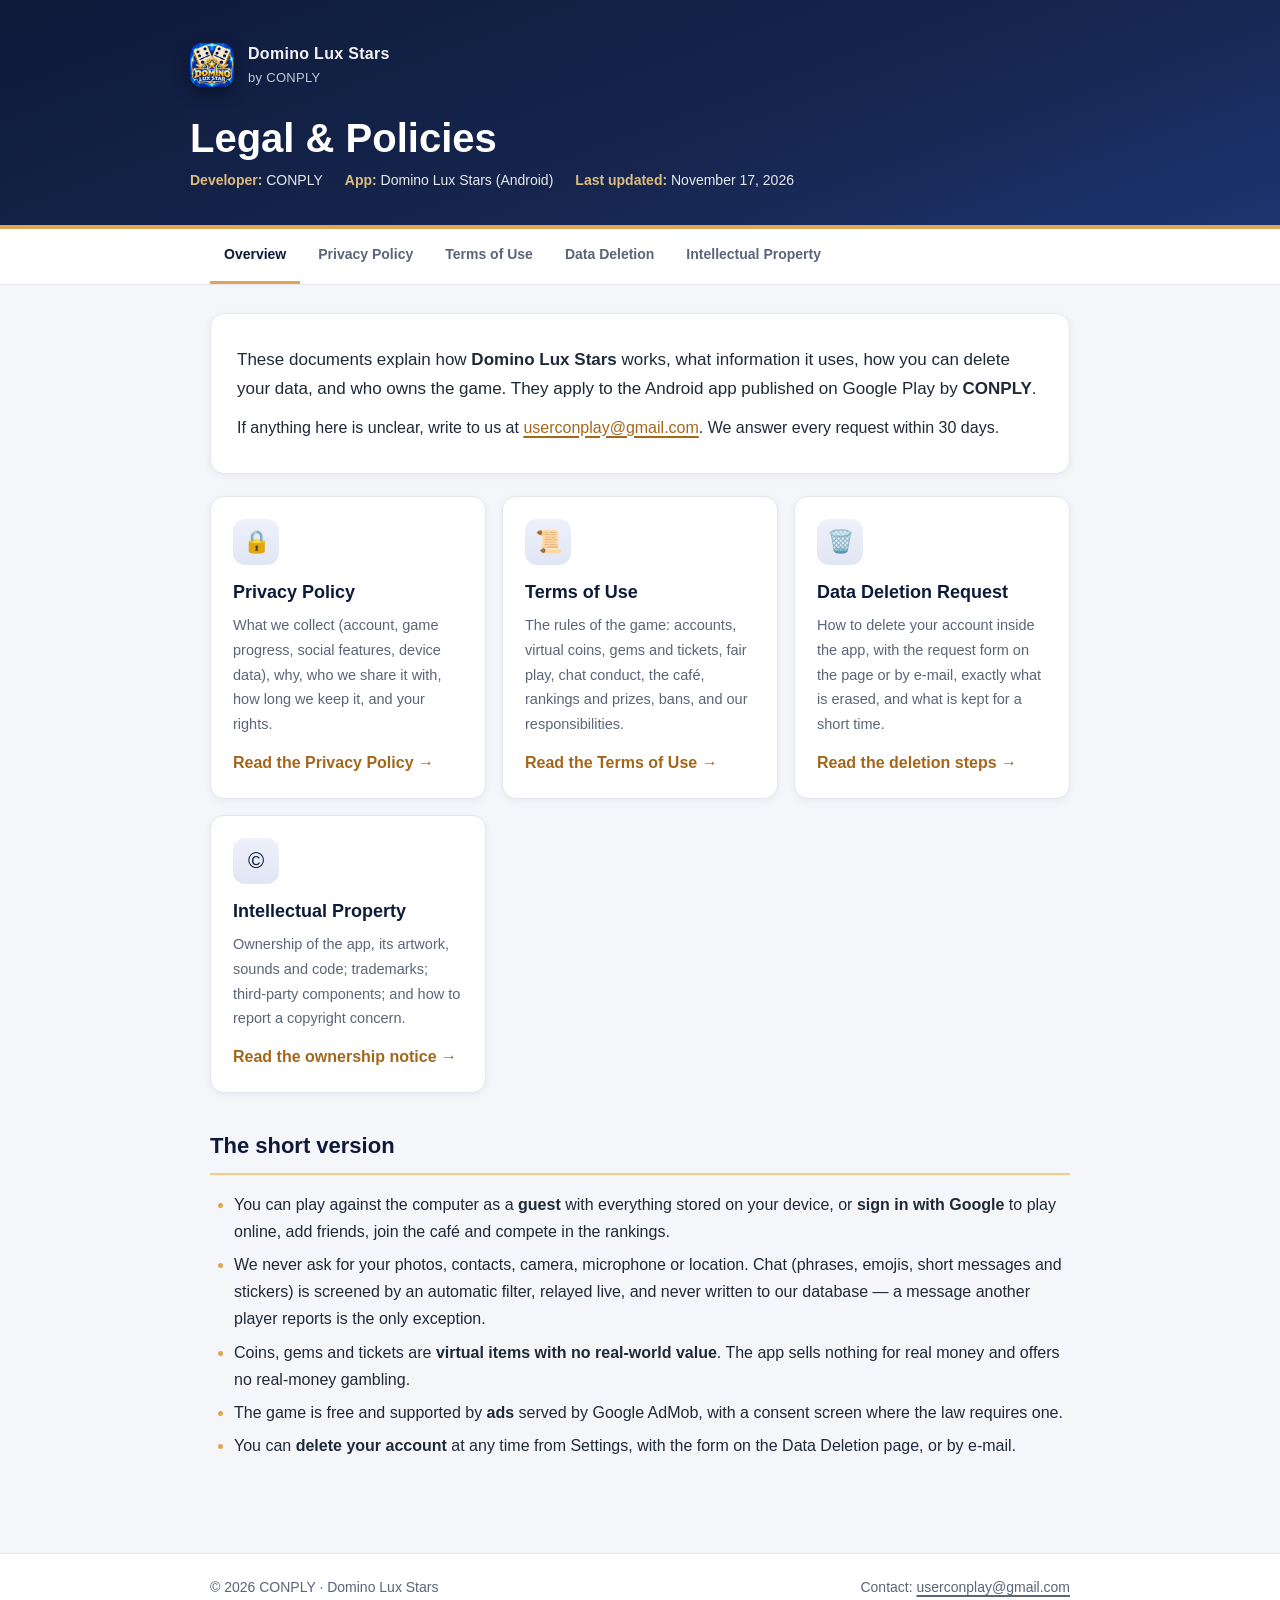
<file: index.html>
<!DOCTYPE html>
<html lang="en">
<head>
<meta charset="utf-8">
<meta name="viewport" content="width=device-width, initial-scale=1">
<title>Legal &amp; Policies — Domino Lux Stars</title>
<meta name="description" content="Privacy Policy, Terms of Use, Data Deletion and Intellectual Property notices for Domino Lux Stars by CONPLY.">
<link rel="icon" href="favicon.png">
<link rel="stylesheet" href="styles.css">
</head>
<body>

<header class="hero">
  <div class="wrap">
    <div class="brand">
      <img class="logo" src="logo.png" alt="">
      <div>Domino Lux Stars<small>by CONPLY</small></div>
    </div>
    <h1>Legal &amp; Policies</h1>
    <div class="meta">
      <span><b>Developer:</b> CONPLY</span>
      <span><b>App:</b> Domino Lux Stars (Android)</span>
      <span><b>Last updated:</b> November 17, 2026</span>
    </div>
  </div>
</header>

<nav class="docnav" aria-label="Documents">
  <div class="wrap">
    <a class="active" href="index.html">Overview</a>
    <a href="privacy-policy.html">Privacy Policy</a>
    <a href="terms-of-use.html">Terms of Use</a>
    <a href="data-deletion.html">Data Deletion</a>
    <a href="intellectual-property.html">Intellectual Property</a>
  </div>
</nav>

<main>
  <div class="card">
    <p class="lead">These documents explain how <strong>Domino Lux Stars</strong> works, what information it uses, how you can delete your data, and who owns the game. They apply to the Android app published on Google Play by <strong>CONPLY</strong>.</p>
    <p>If anything here is unclear, write to us at <a href="mailto:userconplay@gmail.com">userconplay@gmail.com</a>. We answer every request within 30 days.</p>
  </div>

  <div class="grid">
    <a class="doc" href="privacy-policy.html">
      <div class="icon">🔒</div>
      <h3>Privacy Policy</h3>
      <p>What we collect (account, game progress, social features, device data), why, who we share it with, how long we keep it, and your rights.</p>
      <span class="go">Read the Privacy Policy →</span>
    </a>
    <a class="doc" href="terms-of-use.html">
      <div class="icon">📜</div>
      <h3>Terms of Use</h3>
      <p>The rules of the game: accounts, virtual coins, gems and tickets, fair play, chat conduct, the café, rankings and prizes, bans, and our responsibilities.</p>
      <span class="go">Read the Terms of Use →</span>
    </a>
    <a class="doc" href="data-deletion.html">
      <div class="icon">🗑️</div>
      <h3>Data Deletion Request</h3>
      <p>How to delete your account inside the app, with the request form on the page or by e-mail, exactly what is erased, and what is kept for a short time.</p>
      <span class="go">Read the deletion steps →</span>
    </a>
    <a class="doc" href="intellectual-property.html">
      <div class="icon">©</div>
      <h3>Intellectual Property</h3>
      <p>Ownership of the app, its artwork, sounds and code; trademarks; third-party components; and how to report a copyright concern.</p>
      <span class="go">Read the ownership notice →</span>
    </a>
  </div>

  <section id="summary">
    <h2>The short version</h2>
    <ul>
      <li>You can play against the computer as a <strong>guest</strong> with everything stored on your device, or <strong>sign in with Google</strong> to play online, add friends, join the café and compete in the rankings.</li>
      <li>We never ask for your photos, contacts, camera, microphone or location. Chat (phrases, emojis, short messages and stickers) is screened by an automatic filter, relayed live, and never written to our database — a message another player reports is the only exception.</li>
      <li>Coins, gems and tickets are <strong>virtual items with no real-world value</strong>. The app sells nothing for real money and offers no real-money gambling.</li>
      <li>The game is free and supported by <strong>ads</strong> served by Google AdMob, with a consent screen where the law requires one.</li>
      <li>You can <strong>delete your account</strong> at any time from Settings, with the form on the Data Deletion page, or by e-mail.</li>
    </ul>
  </section>
</main>

<footer>
  <div class="wrap">
    <span>© 2026 CONPLY · Domino Lux Stars</span>
    <span>Contact: <a href="mailto:userconplay@gmail.com">userconplay@gmail.com</a></span>
  </div>
</footer>

</body>
</html>
</file>
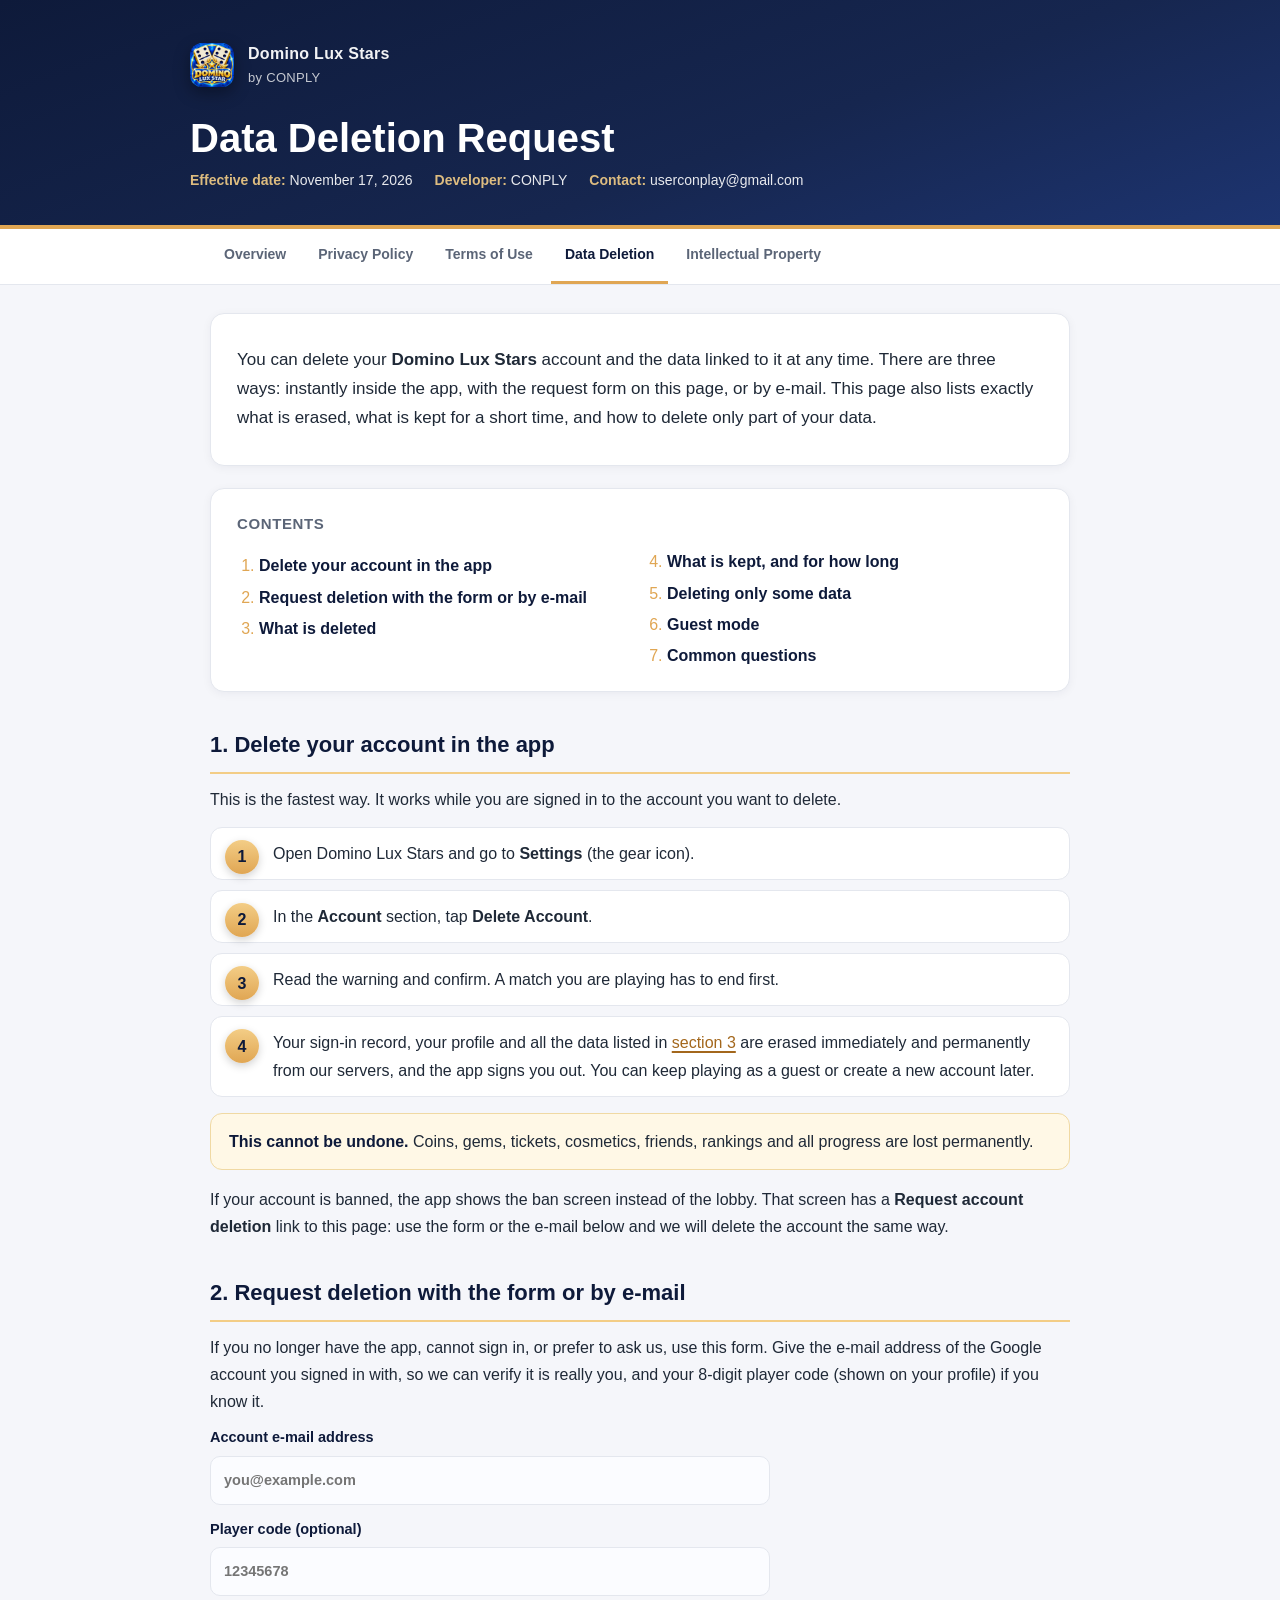
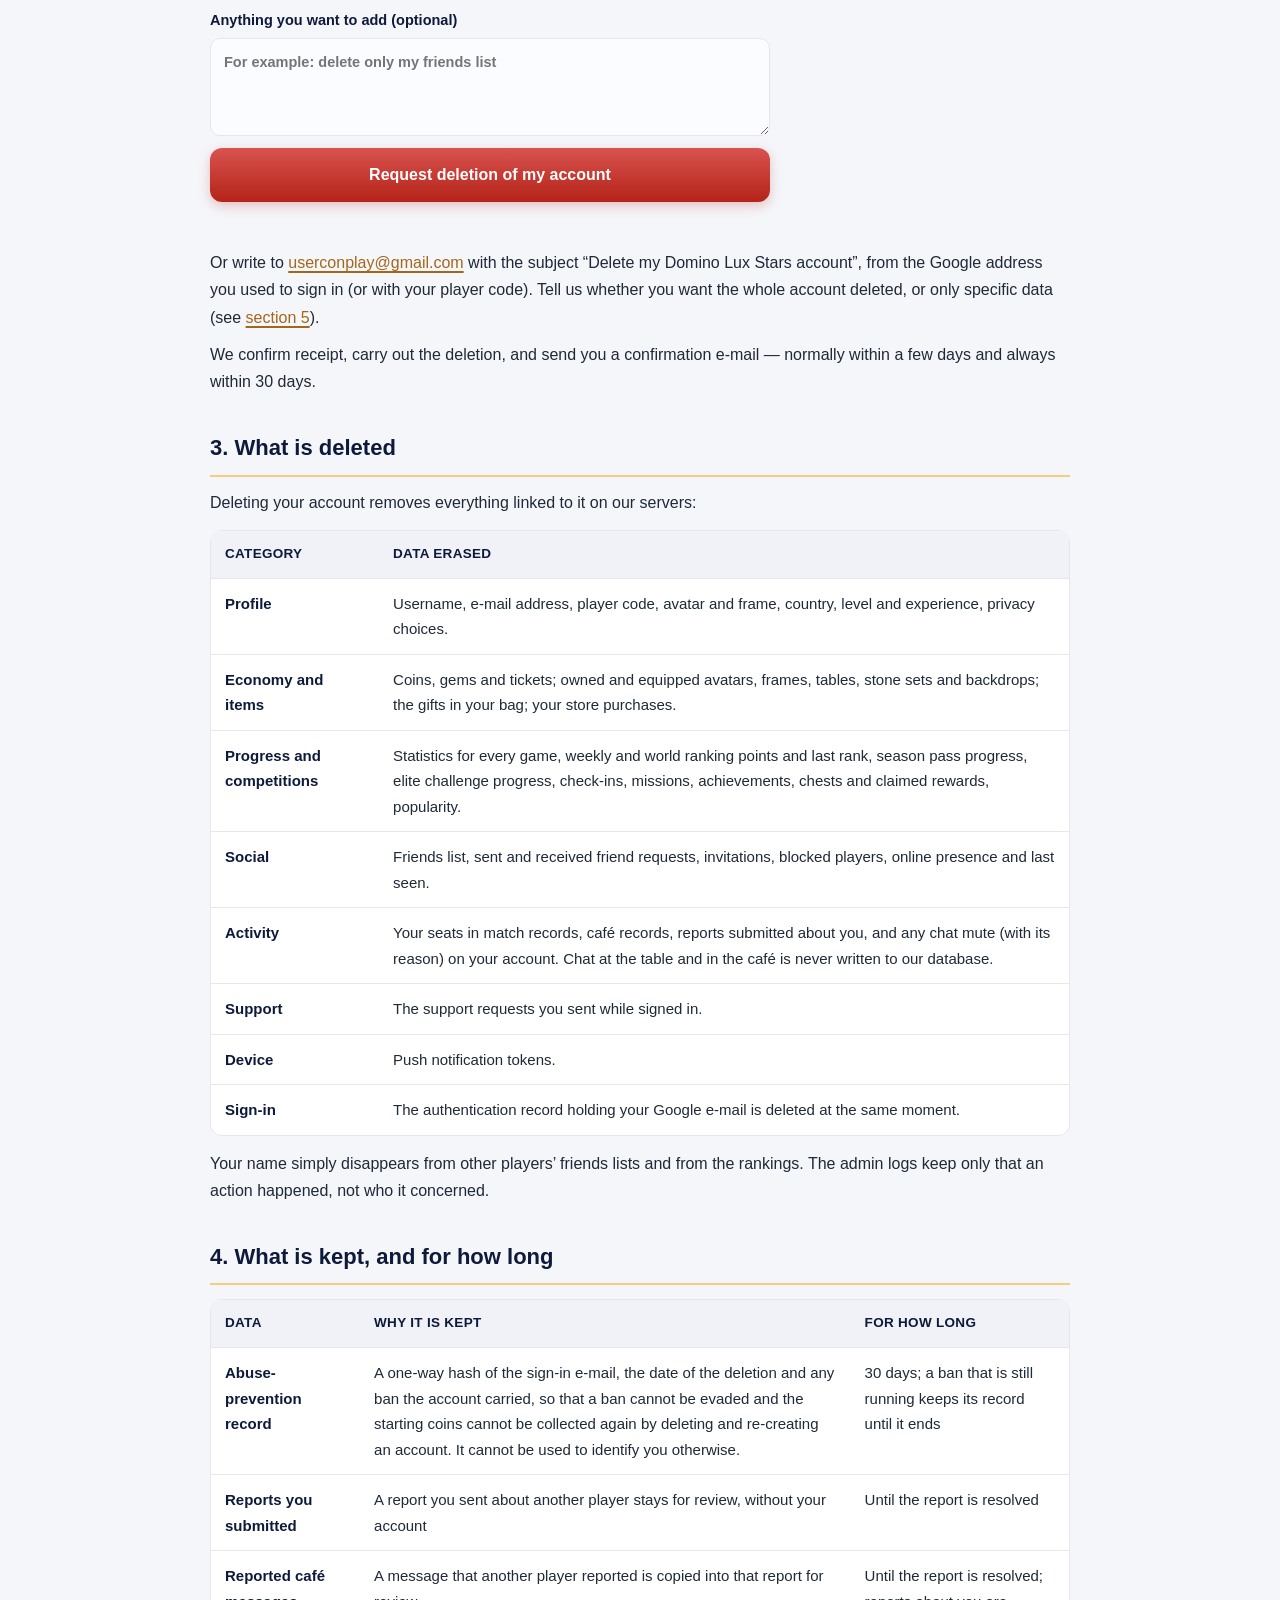
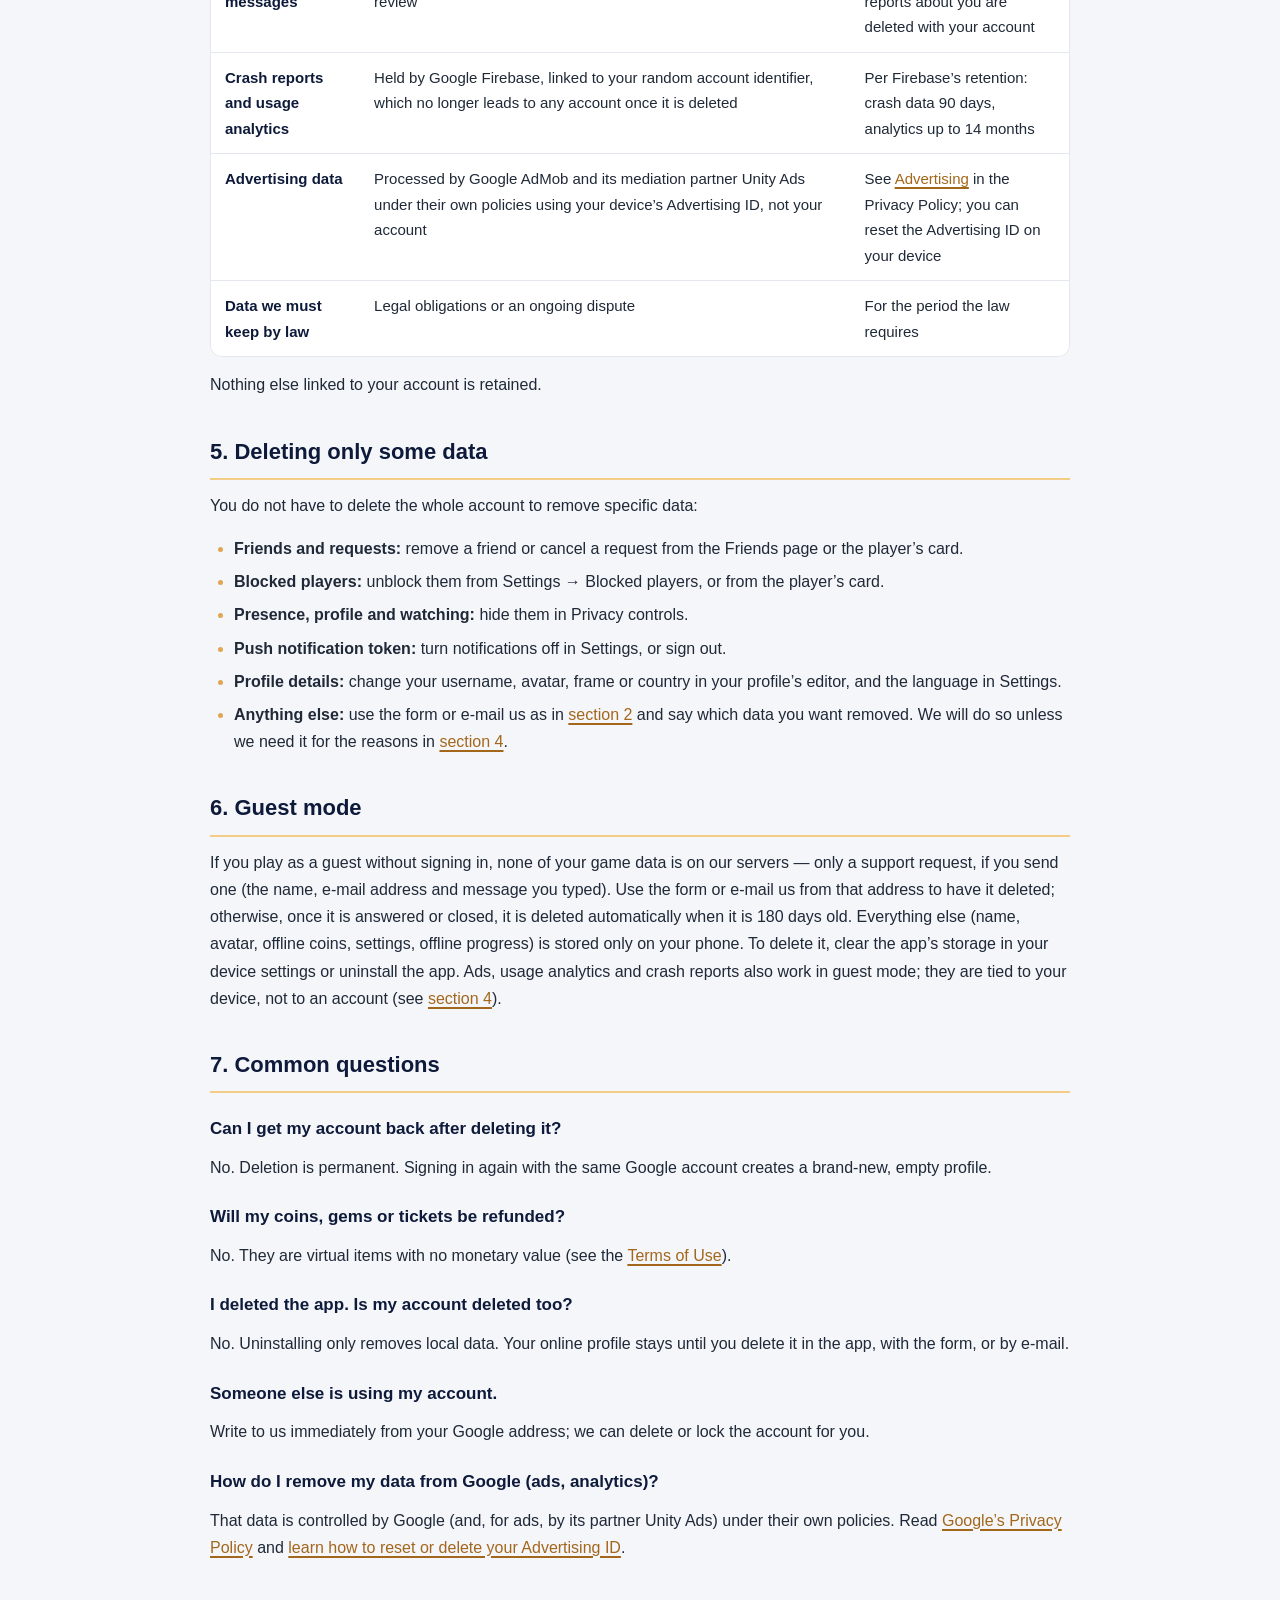
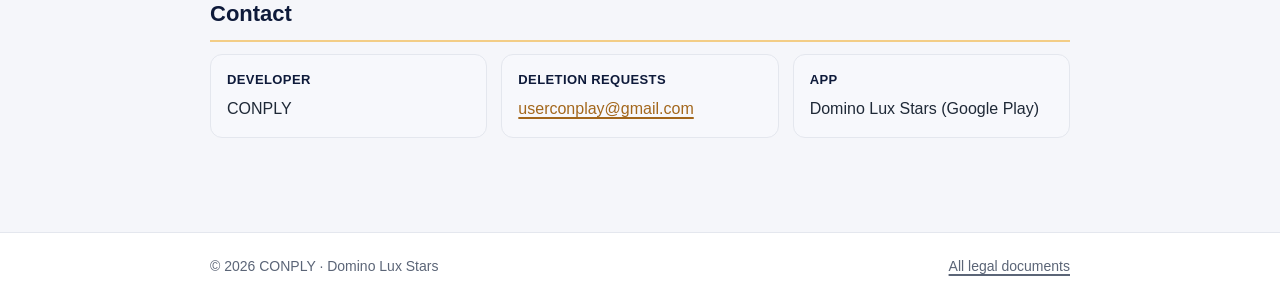
<file: data-deletion.html>
<!DOCTYPE html>
<html lang="en">
<head>
<meta charset="utf-8">
<meta name="viewport" content="width=device-width, initial-scale=1">
<title>Data Deletion Request — Domino Lux Stars</title>
<meta name="description" content="How to delete your Domino Lux Stars account and data by CONPLY: in the app, with the request form, or by e-mail — and exactly what is erased.">
<link rel="icon" href="favicon.png">
<link rel="stylesheet" href="styles.css">
<style>
  .form { display: grid; gap: 12px; max-width: 560px; }
  .form label { display: grid; gap: 6px; font-weight: 700; color: var(--navy); font-size: 14.5px; }
  .form input, .form textarea { font: inherit; padding: 11px 13px; border: 1px solid var(--line); border-radius: 10px; background: #fbfcff; color: var(--ink); }
  .form input:focus, .form textarea:focus { outline: 2px solid var(--gold-2); border-color: var(--gold); }
  .form button { font: inherit; font-weight: 800; padding: 13px 18px; border: 0; border-radius: 12px; cursor: pointer;
    background: linear-gradient(180deg, #d9534f, #b42318); color: #fff; box-shadow: 0 4px 12px rgba(180,35,24,.25); }
  .form button:disabled { opacity: .6; cursor: default; }
  #said { min-height: 1.6em; font-weight: 700; }
  #said.ok { color: #0f7a3e; } #said.bad { color: #b42318; }
</style>
</head>
<body>

<header class="hero">
  <div class="wrap">
    <div class="brand">
      <img class="logo" src="logo.png" alt="">
      <div>Domino Lux Stars<small>by CONPLY</small></div>
    </div>
    <h1>Data Deletion Request</h1>
    <div class="meta">
      <span><b>Effective date:</b> November 17, 2026</span>
      <span><b>Developer:</b> CONPLY</span>
      <span><b>Contact:</b> userconplay@gmail.com</span>
    </div>
  </div>
</header>

<nav class="docnav" aria-label="Documents">
  <div class="wrap">
    <a href="index.html">Overview</a>
    <a href="privacy-policy.html">Privacy Policy</a>
    <a href="terms-of-use.html">Terms of Use</a>
    <a class="active" href="data-deletion.html">Data Deletion</a>
    <a href="intellectual-property.html">Intellectual Property</a>
  </div>
</nav>

<main>
  <div class="card">
    <p class="lead">You can delete your <strong>Domino Lux Stars</strong> account and the data linked to it at any time. There are three ways: instantly inside the app, with the request form on this page, or by e-mail. This page also lists exactly what is erased, what is kept for a short time, and how to delete only part of your data.</p>
  </div>

  <div class="card toc">
    <h2>Contents</h2>
    <ol>
      <li><a href="#in-app">Delete your account in the app</a></li>
      <li><a href="#request">Request deletion with the form or by e-mail</a></li>
      <li><a href="#deleted">What is deleted</a></li>
      <li><a href="#kept">What is kept, and for how long</a></li>
      <li><a href="#partial">Deleting only some data</a></li>
      <li><a href="#guest">Guest mode</a></li>
      <li><a href="#faq">Common questions</a></li>
    </ol>
  </div>

  <section id="in-app">
    <h2>1. Delete your account in the app</h2>
    <p>This is the fastest way. It works while you are signed in to the account you want to delete.</p>
    <ol class="steps">
      <li>Open Domino Lux Stars and go to <strong>Settings</strong> (the gear icon).</li>
      <li>In the <strong>Account</strong> section, tap <strong>Delete Account</strong>.</li>
      <li>Read the warning and confirm. A match you are playing has to end first.</li>
      <li>Your sign-in record, your profile and all the data listed in <a href="#deleted">section 3</a> are erased immediately and permanently from our servers, and the app signs you out. You can keep playing as a guest or create a new account later.</li>
    </ol>
    <div class="note"><b>This cannot be undone.</b> Coins, gems, tickets, cosmetics, friends, rankings and all progress are lost permanently.</div>
    <p>If your account is banned, the app shows the ban screen instead of the lobby. That screen has a <strong>Request account deletion</strong> link to this page: use the form or the e-mail below and we will delete the account the same way.</p>
  </section>

  <section id="request">
    <h2>2. Request deletion with the form or by e-mail</h2>
    <p>If you no longer have the app, cannot sign in, or prefer to ask us, use this form. Give the e-mail address of the Google account you signed in with, so we can verify it is really you, and your 8-digit player code (shown on your profile) if you know it.</p>
    <form class="form" id="form">
      <label>Account e-mail address
        <input id="email" type="email" required maxlength="254" autocomplete="email" placeholder="you@example.com"></label>
      <label>Player code (optional)
        <input id="code" inputmode="numeric" maxlength="20" placeholder="12345678"></label>
      <label>Anything you want to add (optional)
        <textarea id="note" rows="3" maxlength="1000" placeholder="For example: delete only my friends list"></textarea></label>
      <button id="send" type="submit">Request deletion of my account</button>
      <div id="said" role="status"></div>
    </form>
    <p>Or write to <a href="mailto:userconplay@gmail.com?subject=Delete%20my%20Domino%20Lux%20Stars%20account">userconplay@gmail.com</a> with the subject “Delete my Domino Lux Stars account”, from the Google address you used to sign in (or with your player code). Tell us whether you want the whole account deleted, or only specific data (see <a href="#partial">section 5</a>).</p>
    <p>We confirm receipt, carry out the deletion, and send you a confirmation e-mail — normally within a few days and always within 30 days.</p>
  </section>

  <section id="deleted">
    <h2>3. What is deleted</h2>
    <p>Deleting your account removes everything linked to it on our servers:</p>
    <div class="tablewrap">
      <table>
        <tr><th>Category</th><th>Data erased</th></tr>
        <tr><td><strong>Profile</strong></td><td>Username, e-mail address, player code, avatar and frame, country, level and experience, privacy choices.</td></tr>
        <tr><td><strong>Economy and items</strong></td><td>Coins, gems and tickets; owned and equipped avatars, frames, tables, stone sets and backdrops; the gifts in your bag; your store purchases.</td></tr>
        <tr><td><strong>Progress and competitions</strong></td><td>Statistics for every game, weekly and world ranking points and last rank, season pass progress, elite challenge progress, check-ins, missions, achievements, chests and claimed rewards, popularity.</td></tr>
        <tr><td><strong>Social</strong></td><td>Friends list, sent and received friend requests, invitations, blocked players, online presence and last seen.</td></tr>
        <tr><td><strong>Activity</strong></td><td>Your seats in match records, café records, reports submitted about you, and any chat mute (with its reason) on your account. Chat at the table and in the café is never written to our database.</td></tr>
        <tr><td><strong>Support</strong></td><td>The support requests you sent while signed in.</td></tr>
        <tr><td><strong>Device</strong></td><td>Push notification tokens.</td></tr>
        <tr><td><strong>Sign-in</strong></td><td>The authentication record holding your Google e-mail is deleted at the same moment.</td></tr>
      </table>
    </div>
    <p>Your name simply disappears from other players’ friends lists and from the rankings. The admin logs keep only that an action happened, not who it concerned.</p>
  </section>

  <section id="kept">
    <h2>4. What is kept, and for how long</h2>
    <div class="tablewrap">
      <table>
        <tr><th>Data</th><th>Why it is kept</th><th>For how long</th></tr>
        <tr><td><strong>Abuse-prevention record</strong></td><td>A one-way hash of the sign-in e-mail, the date of the deletion and any ban the account carried, so that a ban cannot be evaded and the starting coins cannot be collected again by deleting and re-creating an account. It cannot be used to identify you otherwise.</td><td>30 days; a ban that is still running keeps its record until it ends</td></tr>
        <tr><td><strong>Reports you submitted</strong></td><td>A report you sent about another player stays for review, without your account</td><td>Until the report is resolved</td></tr>
        <tr><td><strong>Reported café messages</strong></td><td>A message that another player reported is copied into that report for review</td><td>Until the report is resolved; reports about you are deleted with your account</td></tr>
        <tr><td><strong>Crash reports and usage analytics</strong></td><td>Held by Google Firebase, linked to your random account identifier, which no longer leads to any account once it is deleted</td><td>Per Firebase’s retention: crash data 90 days, analytics up to 14 months</td></tr>
        <tr><td><strong>Advertising data</strong></td><td>Processed by Google AdMob and its mediation partner Unity Ads under their own policies using your device’s Advertising ID, not your account</td><td>See <a href="privacy-policy.html#ads">Advertising</a> in the Privacy Policy; you can reset the Advertising ID on your device</td></tr>
        <tr><td><strong>Data we must keep by law</strong></td><td>Legal obligations or an ongoing dispute</td><td>For the period the law requires</td></tr>
      </table>
    </div>
    <p>Nothing else linked to your account is retained.</p>
  </section>

  <section id="partial">
    <h2>5. Deleting only some data</h2>
    <p>You do not have to delete the whole account to remove specific data:</p>
    <ul>
      <li><strong>Friends and requests:</strong> remove a friend or cancel a request from the Friends page or the player’s card.</li>
      <li><strong>Blocked players:</strong> unblock them from Settings → Blocked players, or from the player’s card.</li>
      <li><strong>Presence, profile and watching:</strong> hide them in Privacy controls.</li>
      <li><strong>Push notification token:</strong> turn notifications off in Settings, or sign out.</li>
      <li><strong>Profile details:</strong> change your username, avatar, frame or country in your profile’s editor, and the language in Settings.</li>
      <li><strong>Anything else:</strong> use the form or e-mail us as in <a href="#request">section 2</a> and say which data you want removed. We will do so unless we need it for the reasons in <a href="#kept">section 4</a>.</li>
    </ul>
  </section>

  <section id="guest">
    <h2>6. Guest mode</h2>
    <p>If you play as a guest without signing in, none of your game data is on our servers — only a support request, if you send one (the name, e-mail address and message you typed). Use the form or e-mail us from that address to have it deleted; otherwise, once it is answered or closed, it is deleted automatically when it is 180 days old. Everything else (name, avatar, offline coins, settings, offline progress) is stored only on your phone. To delete it, clear the app’s storage in your device settings or uninstall the app. Ads, usage analytics and crash reports also work in guest mode; they are tied to your device, not to an account (see <a href="#kept">section 4</a>).</p>
  </section>

  <section id="faq">
    <h2>7. Common questions</h2>
    <h3>Can I get my account back after deleting it?</h3>
    <p>No. Deletion is permanent. Signing in again with the same Google account creates a brand-new, empty profile.</p>
    <h3>Will my coins, gems or tickets be refunded?</h3>
    <p>No. They are virtual items with no monetary value (see the <a href="terms-of-use.html#virtual">Terms of Use</a>).</p>
    <h3>I deleted the app. Is my account deleted too?</h3>
    <p>No. Uninstalling only removes local data. Your online profile stays until you delete it in the app, with the form, or by e-mail.</p>
    <h3>Someone else is using my account.</h3>
    <p>Write to us immediately from your Google address; we can delete or lock the account for you.</p>
    <h3>How do I remove my data from Google (ads, analytics)?</h3>
    <p>That data is controlled by Google (and, for ads, by its partner Unity Ads) under their own policies. Read <a href="https://policies.google.com/privacy" rel="noopener">Google’s Privacy Policy</a> and <a href="https://support.google.com/googleplay/android-developer/answer/6048248" rel="noopener">learn how to reset or delete your Advertising ID</a>.</p>
  </section>

  <section id="contact">
    <h2>Contact</h2>
    <div class="contact">
      <div class="item"><b>Developer</b>CONPLY</div>
      <div class="item"><b>Deletion requests</b><a href="mailto:userconplay@gmail.com">userconplay@gmail.com</a></div>
      <div class="item"><b>App</b>Domino Lux Stars (Google Play)</div>
    </div>
  </section>
</main>

<footer>
  <div class="wrap">
    <span>© 2026 CONPLY · Domino Lux Stars</span>
    <span><a href="index.html">All legal documents</a></span>
  </div>
</footer>

<script>
(function () {
  // The request lands in the support section of the game's admin, as a message sent from the game's "Contact Us" does:
  // the game's own database and its public key (the one the app carries), send_support (0029), limited per sender a day.
  var BASE = "https://ebvhxpgshnsgdwowxfpg.supabase.co", KEY = "sb_publishable_LhU226DveBT643fVNdMrVA_gwQm_cGw";
  var said = document.getElementById("said");
  function say(text, good) { said.textContent = text; said.className = good ? "ok" : "bad"; }
  document.getElementById("form").addEventListener("submit", function (e) {
    e.preventDefault();
    var button = document.getElementById("send");
    var email = document.getElementById("email").value.trim();
    var code = document.getElementById("code").value.trim();
    var note = document.getElementById("note").value.trim();
    var message = "ACCOUNT DELETION REQUEST (data deletion page)" + (code ? " - player code " + code : "") + (note ? "\n\n" + note : "");
    button.disabled = true;
    fetch(BASE + "/rest/v1/rpc/send_support", {
      method: "POST",
      headers: { "Content-Type": "application/json", "apikey": KEY, "Authorization": "Bearer " + KEY },
      body: JSON.stringify({ p_email: email, p_name: "", p_code: code, p_topic: "account", p_message: message, p_lang: "en", p_version: "web" })
    }).then(function (r) { return r.ok ? r.json() : Promise.reject(r.status); })
      .then(function (word) {
        if (word === "ok") say("Your request was received. We will verify it and delete the account within 30 days, and confirm by e-mail.", true);
        else if (word === "email") say("Please enter a valid e-mail address.", false);
        else if (word === "limit") say("Too many requests today. Please try again tomorrow, or write to us by e-mail.", false);
        else say("The request could not be sent. Please try again, or write to us by e-mail.", false);
      })
      .catch(function () { say("The request could not be sent. Please try again, or write to us by e-mail.", false); })
      .then(function () { button.disabled = false; });
  });
})();
</script>
</body>
</html>
</file>
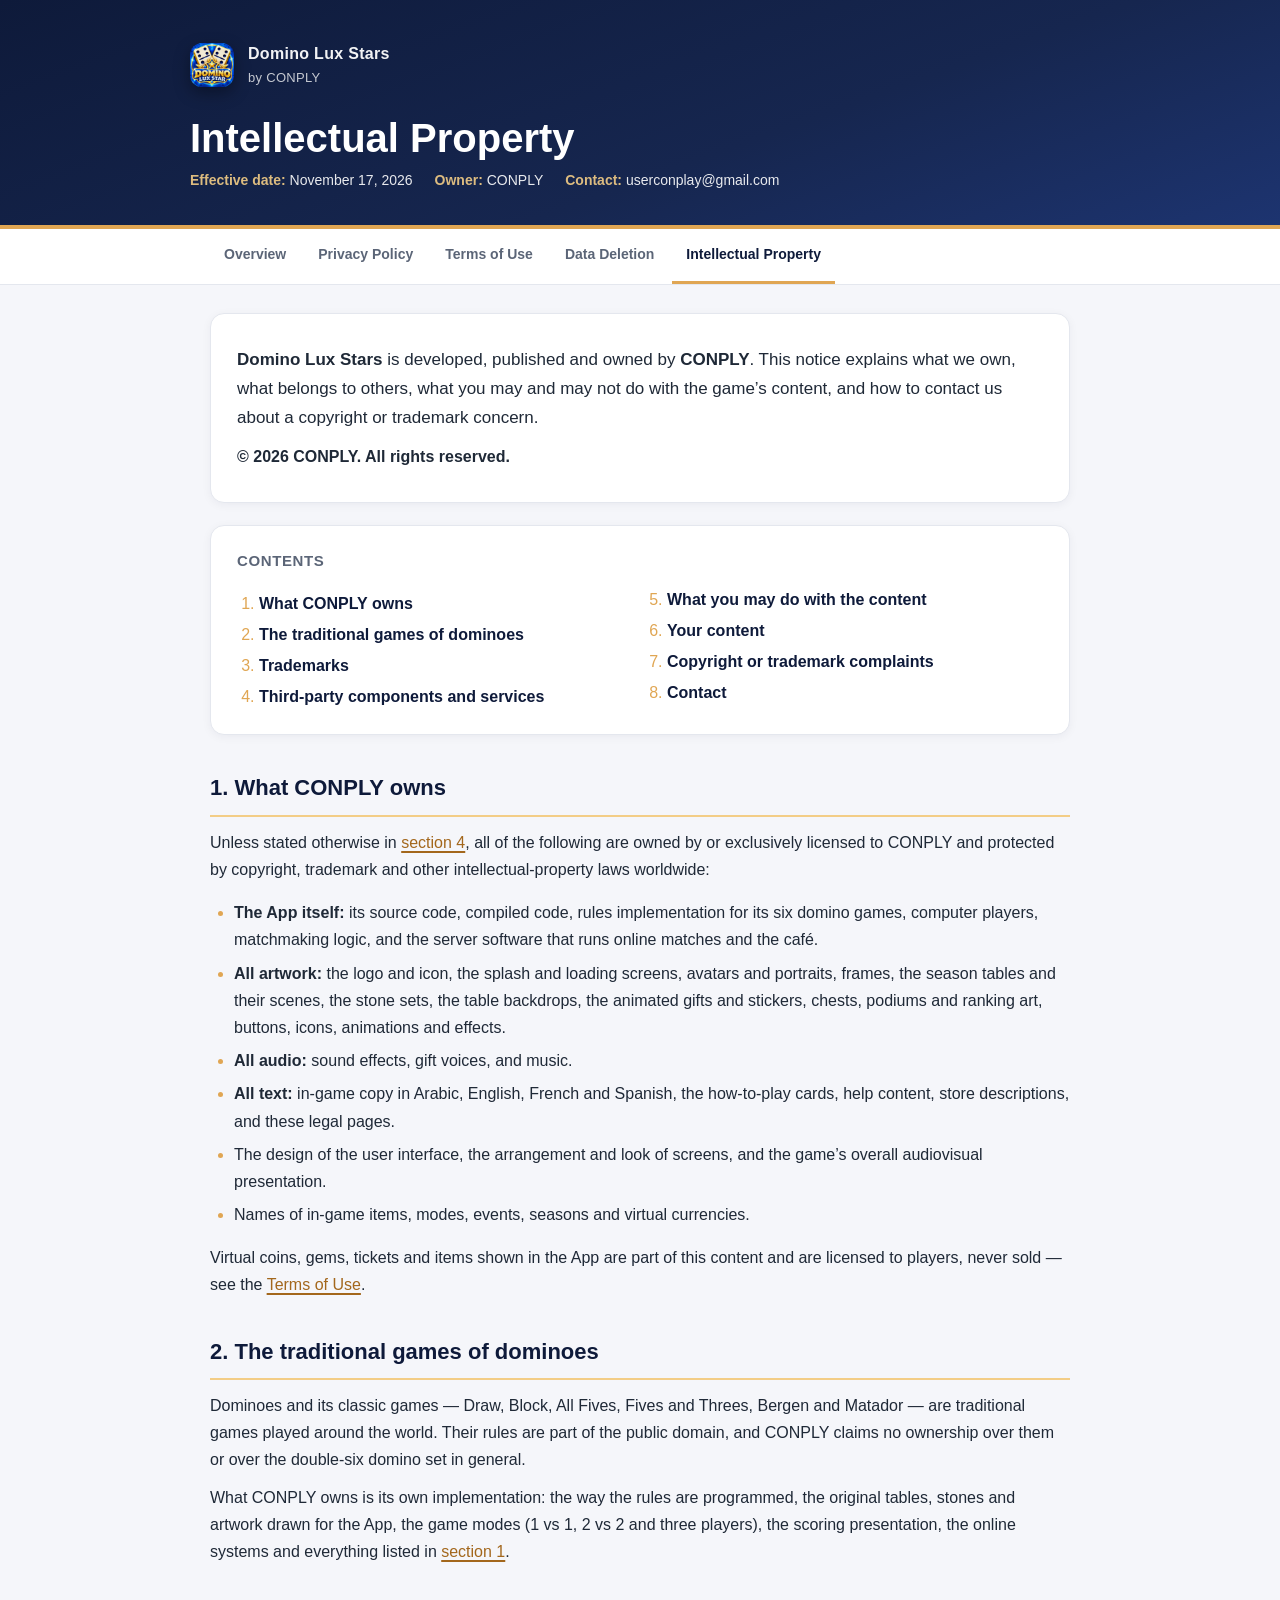
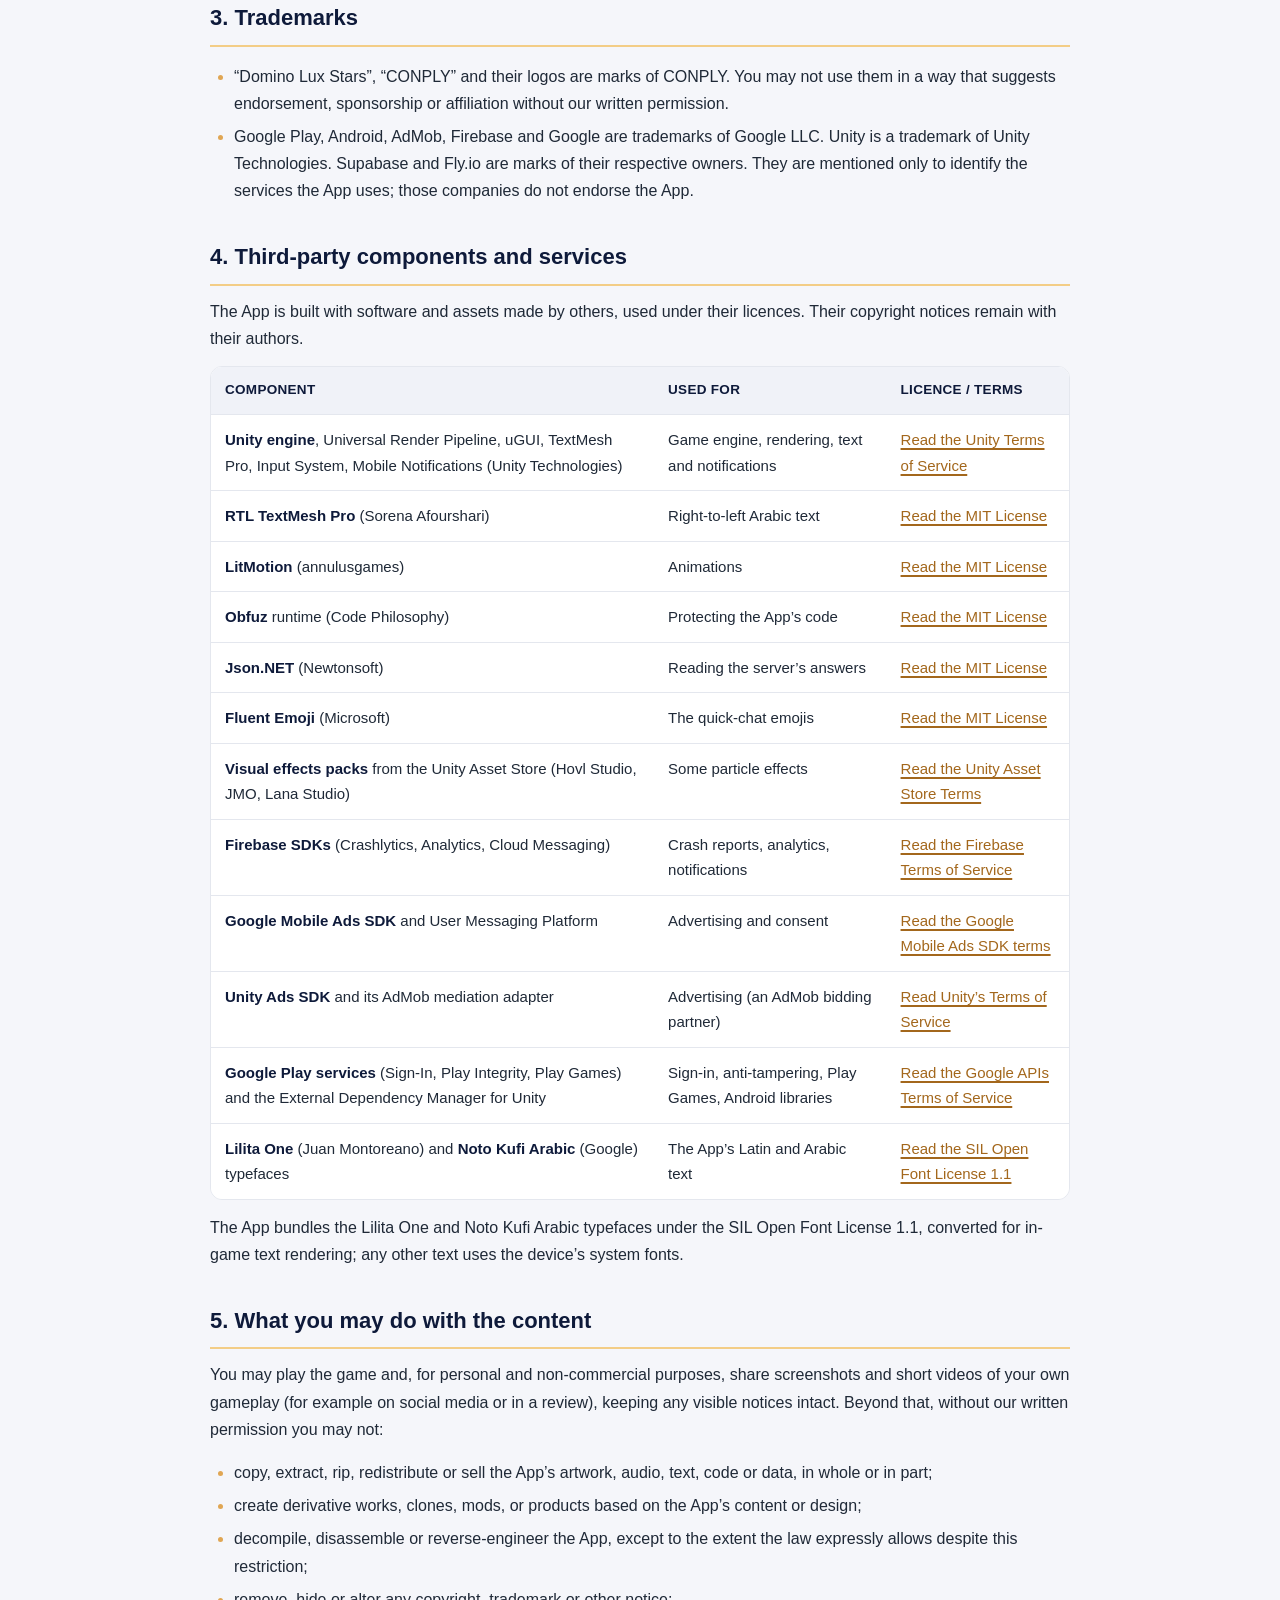
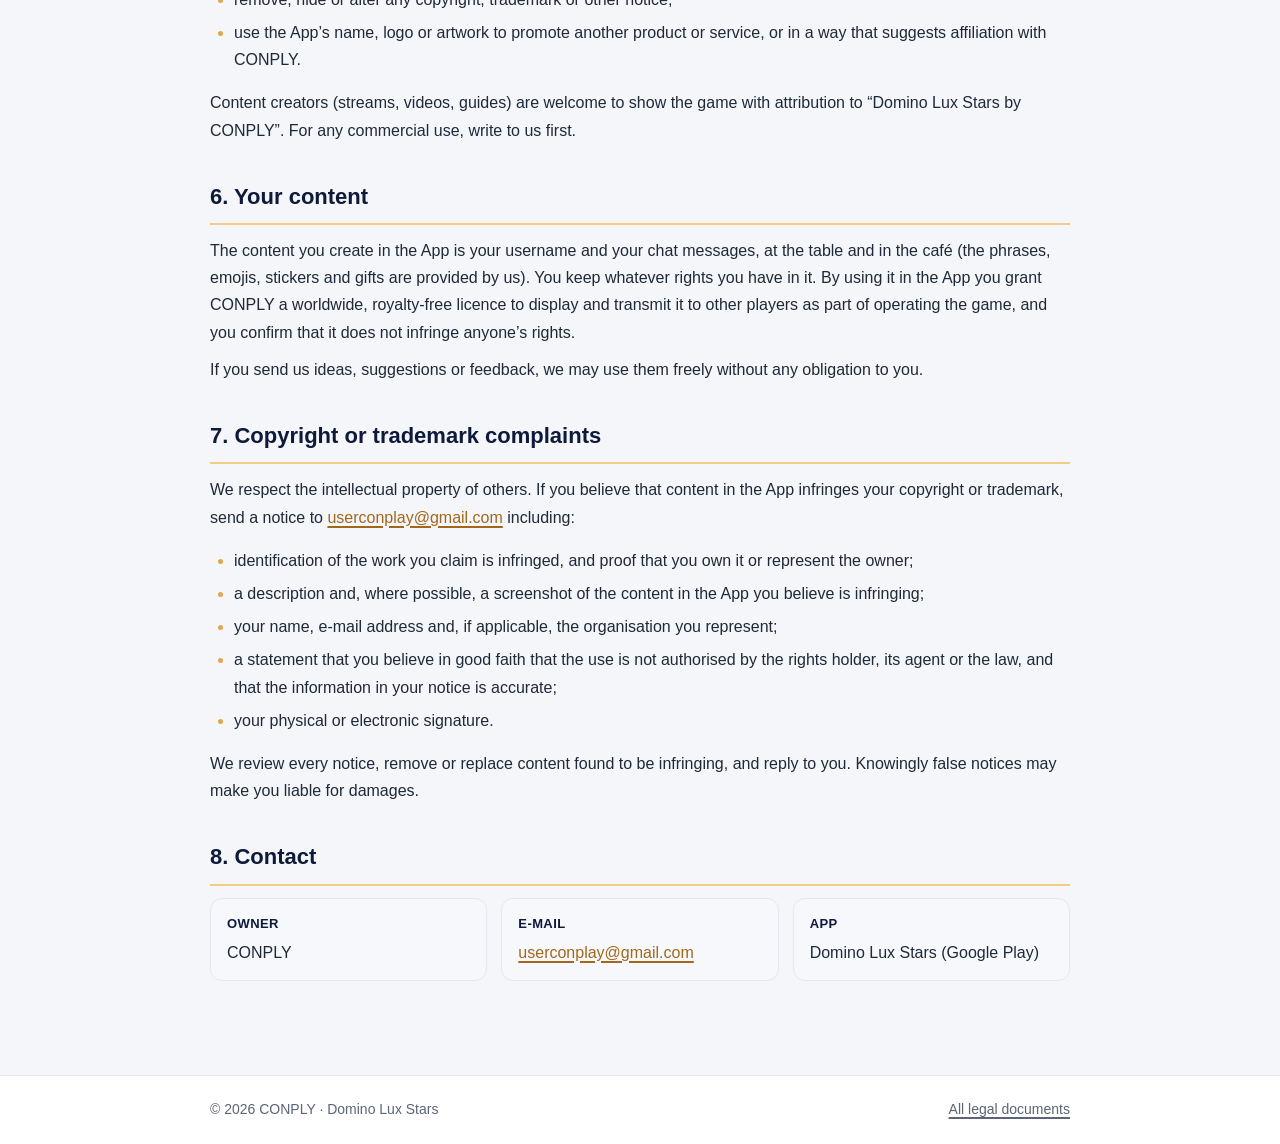
<file: intellectual-property.html>
<!DOCTYPE html>
<html lang="en">
<head>
<meta charset="utf-8">
<meta name="viewport" content="width=device-width, initial-scale=1">
<title>Intellectual Property — Domino Lux Stars</title>
<meta name="description" content="Ownership of Domino Lux Stars by CONPLY: what we own, trademarks, third-party components, what you may do with the content, and how to report a copyright concern.">
<link rel="icon" href="favicon.png">
<link rel="stylesheet" href="styles.css">
</head>
<body>

<header class="hero">
  <div class="wrap">
    <div class="brand">
      <img class="logo" src="logo.png" alt="">
      <div>Domino Lux Stars<small>by CONPLY</small></div>
    </div>
    <h1>Intellectual Property</h1>
    <div class="meta">
      <span><b>Effective date:</b> November 17, 2026</span>
      <span><b>Owner:</b> CONPLY</span>
      <span><b>Contact:</b> userconplay@gmail.com</span>
    </div>
  </div>
</header>

<nav class="docnav" aria-label="Documents">
  <div class="wrap">
    <a href="index.html">Overview</a>
    <a href="privacy-policy.html">Privacy Policy</a>
    <a href="terms-of-use.html">Terms of Use</a>
    <a href="data-deletion.html">Data Deletion</a>
    <a class="active" href="intellectual-property.html">Intellectual Property</a>
  </div>
</nav>

<main>
  <div class="card">
    <p class="lead"><strong>Domino Lux Stars</strong> is developed, published and owned by <strong>CONPLY</strong>. This notice explains what we own, what belongs to others, what you may and may not do with the game’s content, and how to contact us about a copyright or trademark concern.</p>
    <p><strong>© 2026 CONPLY. All rights reserved.</strong></p>
  </div>

  <div class="card toc">
    <h2>Contents</h2>
    <ol>
      <li><a href="#owns">What CONPLY owns</a></li>
      <li><a href="#games">The traditional games of dominoes</a></li>
      <li><a href="#marks">Trademarks</a></li>
      <li><a href="#third">Third-party components and services</a></li>
      <li><a href="#may">What you may do with the content</a></li>
      <li><a href="#yours">Your content</a></li>
      <li><a href="#complaints">Copyright or trademark complaints</a></li>
      <li><a href="#contact">Contact</a></li>
    </ol>
  </div>

  <section id="owns">
    <h2>1. What CONPLY owns</h2>
    <p>Unless stated otherwise in <a href="#third">section 4</a>, all of the following are owned by or exclusively licensed to CONPLY and protected by copyright, trademark and other intellectual-property laws worldwide:</p>
    <ul>
      <li><strong>The App itself:</strong> its source code, compiled code, rules implementation for its six domino games, computer players, matchmaking logic, and the server software that runs online matches and the café.</li>
      <li><strong>All artwork:</strong> the logo and icon, the splash and loading screens, avatars and portraits, frames, the season tables and their scenes, the stone sets, the table backdrops, the animated gifts and stickers, chests, podiums and ranking art, buttons, icons, animations and effects.</li>
      <li><strong>All audio:</strong> sound effects, gift voices, and music.</li>
      <li><strong>All text:</strong> in-game copy in Arabic, English, French and Spanish, the how-to-play cards, help content, store descriptions, and these legal pages.</li>
      <li>The design of the user interface, the arrangement and look of screens, and the game’s overall audiovisual presentation.</li>
      <li>Names of in-game items, modes, events, seasons and virtual currencies.</li>
    </ul>
    <p>Virtual coins, gems, tickets and items shown in the App are part of this content and are licensed to players, never sold — see the <a href="terms-of-use.html#virtual">Terms of Use</a>.</p>
  </section>

  <section id="games">
    <h2>2. The traditional games of dominoes</h2>
    <p>Dominoes and its classic games — Draw, Block, All Fives, Fives and Threes, Bergen and Matador — are traditional games played around the world. Their rules are part of the public domain, and CONPLY claims no ownership over them or over the double-six domino set in general.</p>
    <p>What CONPLY owns is its own implementation: the way the rules are programmed, the original tables, stones and artwork drawn for the App, the game modes (1 vs 1, 2 vs 2 and three players), the scoring presentation, the online systems and everything listed in <a href="#owns">section 1</a>.</p>
  </section>

  <section id="marks">
    <h2>3. Trademarks</h2>
    <ul>
      <li>“Domino Lux Stars”, “CONPLY” and their logos are marks of CONPLY. You may not use them in a way that suggests endorsement, sponsorship or affiliation without our written permission.</li>
      <li>Google Play, Android, AdMob, Firebase and Google are trademarks of Google LLC. Unity is a trademark of Unity Technologies. Supabase and Fly.io are marks of their respective owners. They are mentioned only to identify the services the App uses; those companies do not endorse the App.</li>
    </ul>
  </section>

  <section id="third">
    <h2>4. Third-party components and services</h2>
    <p>The App is built with software and assets made by others, used under their licences. Their copyright notices remain with their authors.</p>
    <div class="tablewrap">
      <table>
        <tr><th>Component</th><th>Used for</th><th>Licence / terms</th></tr>
        <tr><td><strong>Unity engine</strong>, Universal Render Pipeline, uGUI, TextMesh Pro, Input System, Mobile Notifications (Unity Technologies)</td><td>Game engine, rendering, text and notifications</td><td><a href="https://unity.com/legal/terms-of-service" rel="noopener">Read the Unity Terms of Service</a></td></tr>
        <tr><td><strong>RTL TextMesh Pro</strong> (Sorena Afourshari)</td><td>Right-to-left Arabic text</td><td><a href="https://opensource.org/license/mit" rel="noopener">Read the MIT License</a></td></tr>
        <tr><td><strong>LitMotion</strong> (annulusgames)</td><td>Animations</td><td><a href="https://opensource.org/license/mit" rel="noopener">Read the MIT License</a></td></tr>
        <tr><td><strong>Obfuz</strong> runtime (Code Philosophy)</td><td>Protecting the App’s code</td><td><a href="https://opensource.org/license/mit" rel="noopener">Read the MIT License</a></td></tr>
        <tr><td><strong>Json.NET</strong> (Newtonsoft)</td><td>Reading the server’s answers</td><td><a href="https://opensource.org/license/mit" rel="noopener">Read the MIT License</a></td></tr>
        <tr><td><strong>Fluent Emoji</strong> (Microsoft)</td><td>The quick-chat emojis</td><td><a href="https://opensource.org/license/mit" rel="noopener">Read the MIT License</a></td></tr>
        <tr><td><strong>Visual effects packs</strong> from the Unity Asset Store (Hovl Studio, JMO, Lana Studio)</td><td>Some particle effects</td><td><a href="https://unity.com/legal/as-terms" rel="noopener">Read the Unity Asset Store Terms</a></td></tr>
        <tr><td><strong>Firebase SDKs</strong> (Crashlytics, Analytics, Cloud Messaging)</td><td>Crash reports, analytics, notifications</td><td><a href="https://firebase.google.com/terms" rel="noopener">Read the Firebase Terms of Service</a></td></tr>
        <tr><td><strong>Google Mobile Ads SDK</strong> and User Messaging Platform</td><td>Advertising and consent</td><td><a href="https://developers.google.com/admob/terms" rel="noopener">Read the Google Mobile Ads SDK terms</a></td></tr>
        <tr><td><strong>Unity Ads SDK</strong> and its AdMob mediation adapter</td><td>Advertising (an AdMob bidding partner)</td><td><a href="https://unity.com/legal/terms-of-service" rel="noopener">Read Unity’s Terms of Service</a></td></tr>
        <tr><td><strong>Google Play services</strong> (Sign-In, Play Integrity, Play Games) and the External Dependency Manager for Unity</td><td>Sign-in, anti-tampering, Play Games, Android libraries</td><td><a href="https://developers.google.com/terms" rel="noopener">Read the Google APIs Terms of Service</a></td></tr>
        <tr><td><strong>Lilita One</strong> (Juan Montoreano) and <strong>Noto Kufi Arabic</strong> (Google) typefaces</td><td>The App’s Latin and Arabic text</td><td><a href="https://openfontlicense.org/" rel="noopener">Read the SIL Open Font License 1.1</a></td></tr>
      </table>
    </div>
    <p>The App bundles the Lilita One and Noto Kufi Arabic typefaces under the SIL Open Font License 1.1, converted for in-game text rendering; any other text uses the device’s system fonts.</p>
  </section>

  <section id="may">
    <h2>5. What you may do with the content</h2>
    <p>You may play the game and, for personal and non-commercial purposes, share screenshots and short videos of your own gameplay (for example on social media or in a review), keeping any visible notices intact. Beyond that, without our written permission you may not:</p>
    <ul>
      <li>copy, extract, rip, redistribute or sell the App’s artwork, audio, text, code or data, in whole or in part;</li>
      <li>create derivative works, clones, mods, or products based on the App’s content or design;</li>
      <li>decompile, disassemble or reverse-engineer the App, except to the extent the law expressly allows despite this restriction;</li>
      <li>remove, hide or alter any copyright, trademark or other notice;</li>
      <li>use the App’s name, logo or artwork to promote another product or service, or in a way that suggests affiliation with CONPLY.</li>
    </ul>
    <p>Content creators (streams, videos, guides) are welcome to show the game with attribution to “Domino Lux Stars by CONPLY”. For any commercial use, write to us first.</p>
  </section>

  <section id="yours">
    <h2>6. Your content</h2>
    <p>The content you create in the App is your username and your chat messages, at the table and in the café (the phrases, emojis, stickers and gifts are provided by us). You keep whatever rights you have in it. By using it in the App you grant CONPLY a worldwide, royalty-free licence to display and transmit it to other players as part of operating the game, and you confirm that it does not infringe anyone’s rights.</p>
    <p>If you send us ideas, suggestions or feedback, we may use them freely without any obligation to you.</p>
  </section>

  <section id="complaints">
    <h2>7. Copyright or trademark complaints</h2>
    <p>We respect the intellectual property of others. If you believe that content in the App infringes your copyright or trademark, send a notice to <a href="mailto:userconplay@gmail.com">userconplay@gmail.com</a> including:</p>
    <ul>
      <li>identification of the work you claim is infringed, and proof that you own it or represent the owner;</li>
      <li>a description and, where possible, a screenshot of the content in the App you believe is infringing;</li>
      <li>your name, e-mail address and, if applicable, the organisation you represent;</li>
      <li>a statement that you believe in good faith that the use is not authorised by the rights holder, its agent or the law, and that the information in your notice is accurate;</li>
      <li>your physical or electronic signature.</li>
    </ul>
    <p>We review every notice, remove or replace content found to be infringing, and reply to you. Knowingly false notices may make you liable for damages.</p>
  </section>

  <section id="contact">
    <h2>8. Contact</h2>
    <div class="contact">
      <div class="item"><b>Owner</b>CONPLY</div>
      <div class="item"><b>E-mail</b><a href="mailto:userconplay@gmail.com">userconplay@gmail.com</a></div>
      <div class="item"><b>App</b>Domino Lux Stars (Google Play)</div>
    </div>
  </section>
</main>

<footer>
  <div class="wrap">
    <span>© 2026 CONPLY · Domino Lux Stars</span>
    <span><a href="index.html">All legal documents</a></span>
  </div>
</footer>

</body>
</html>
</file>
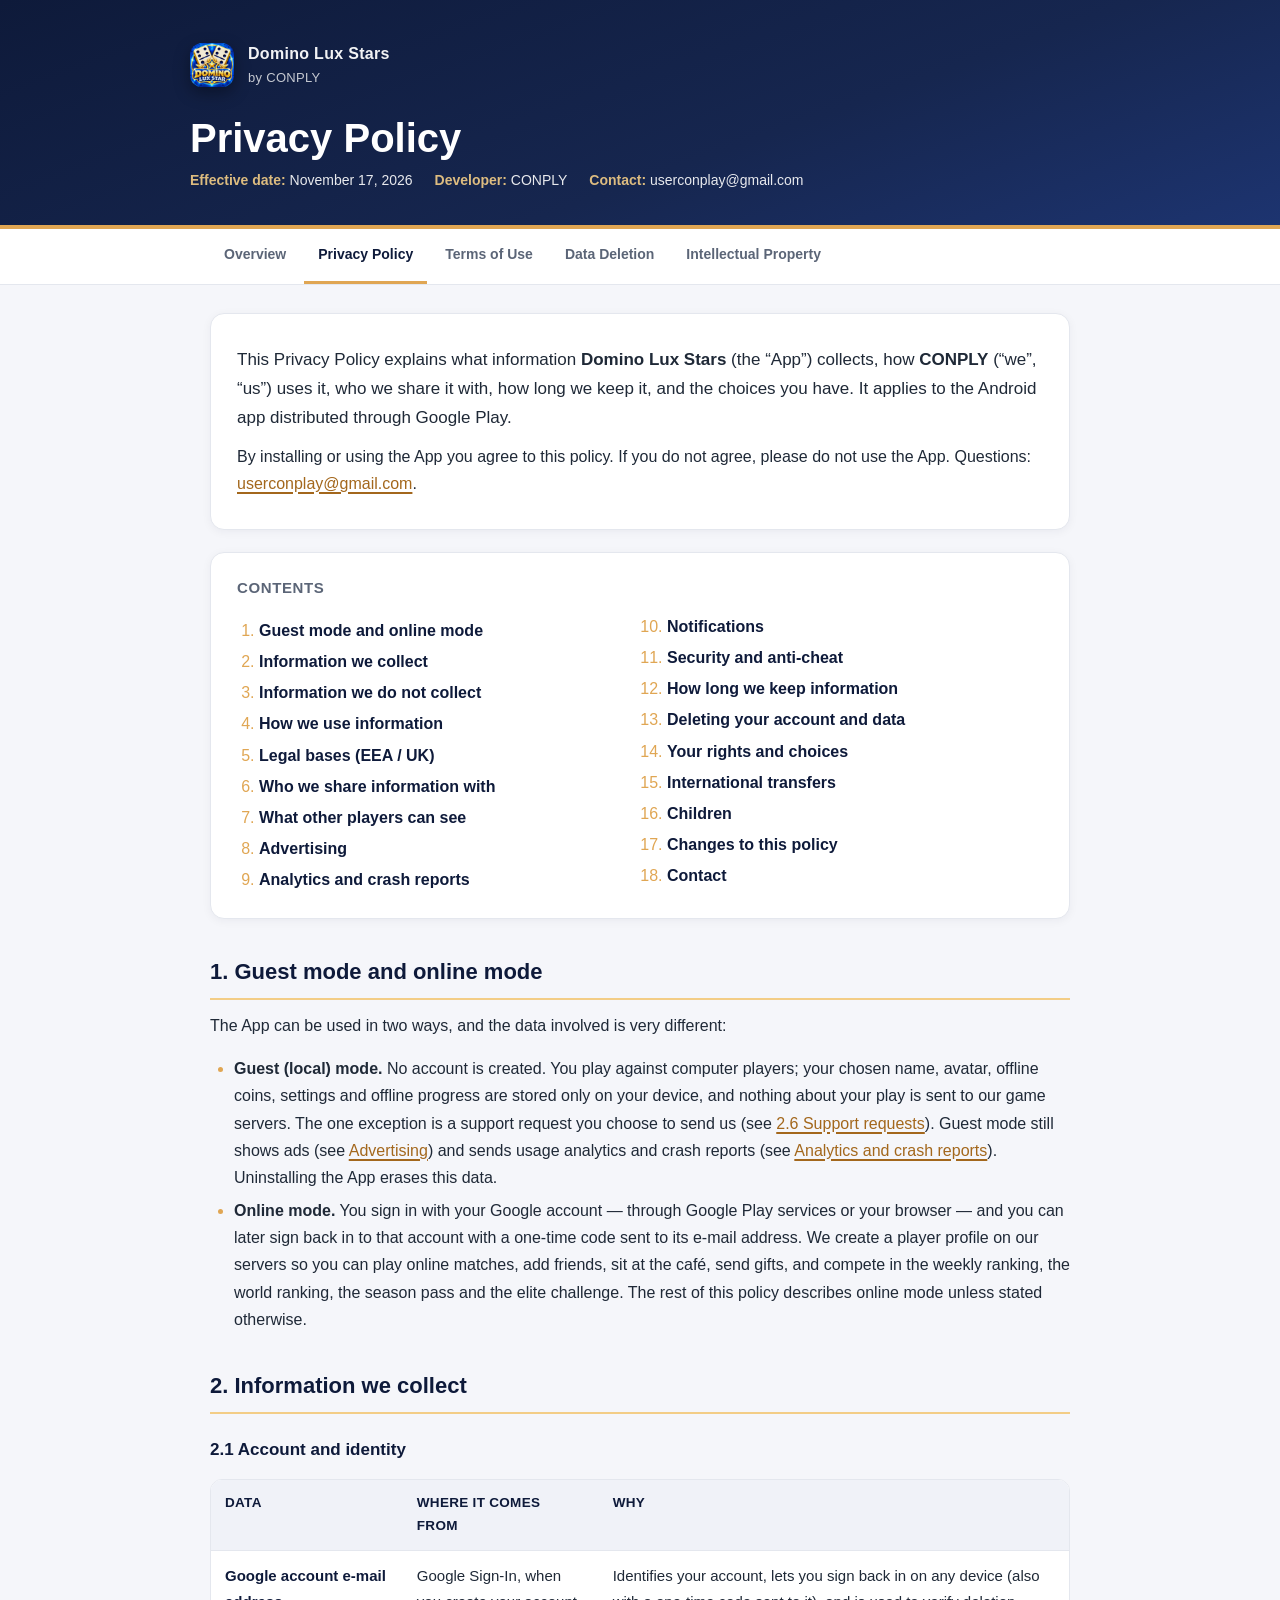
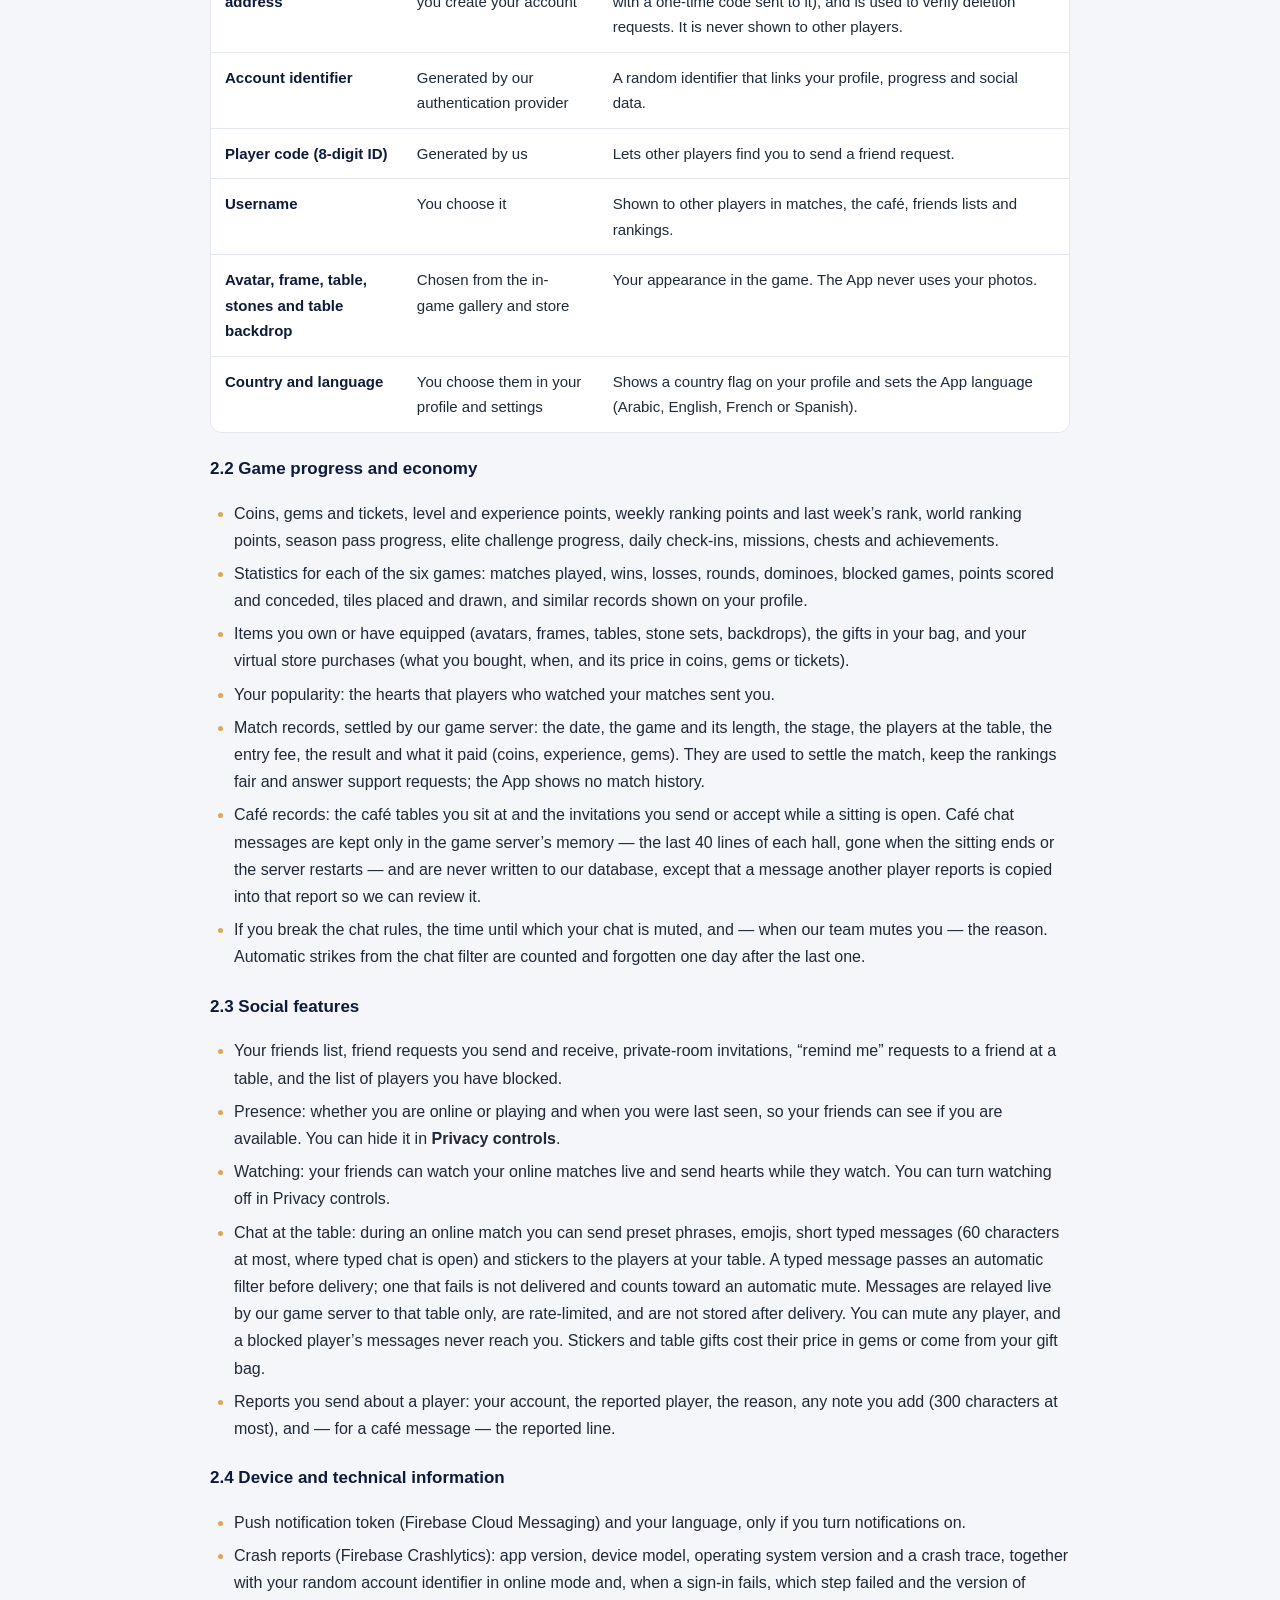
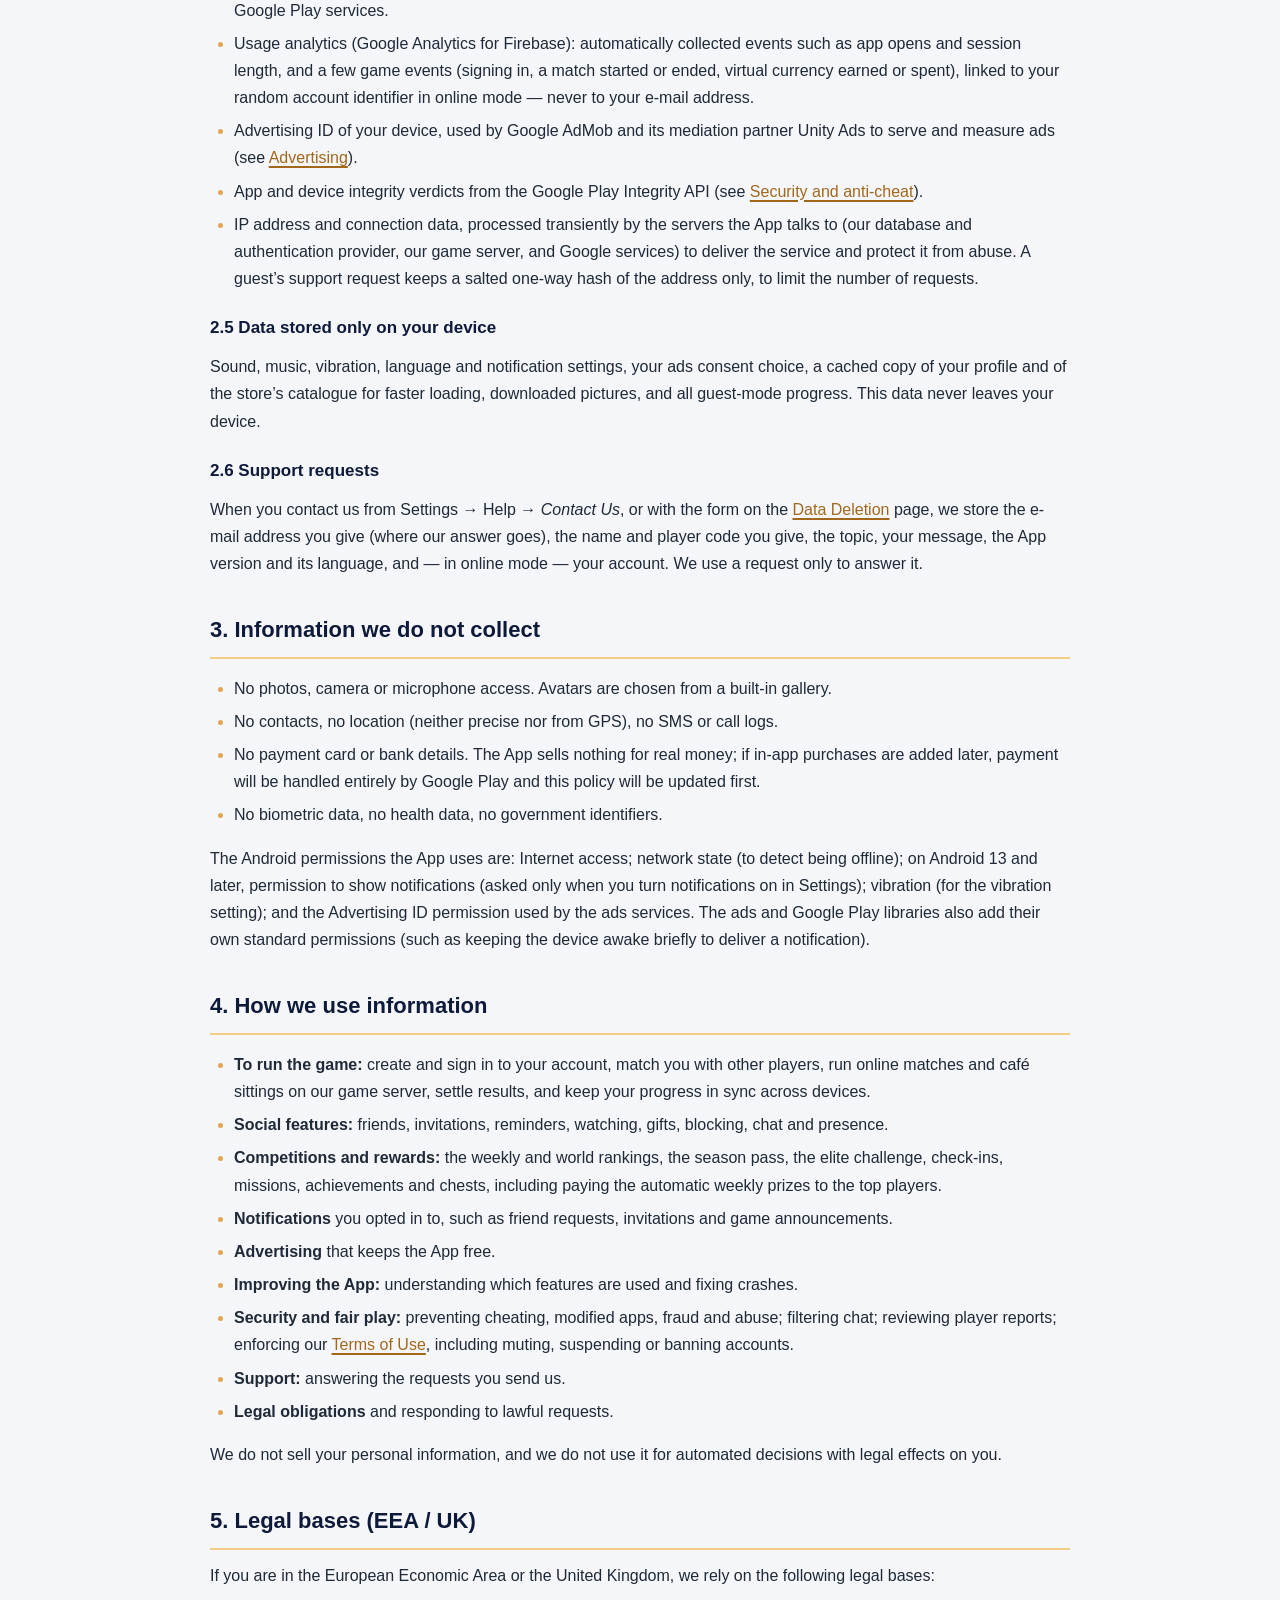
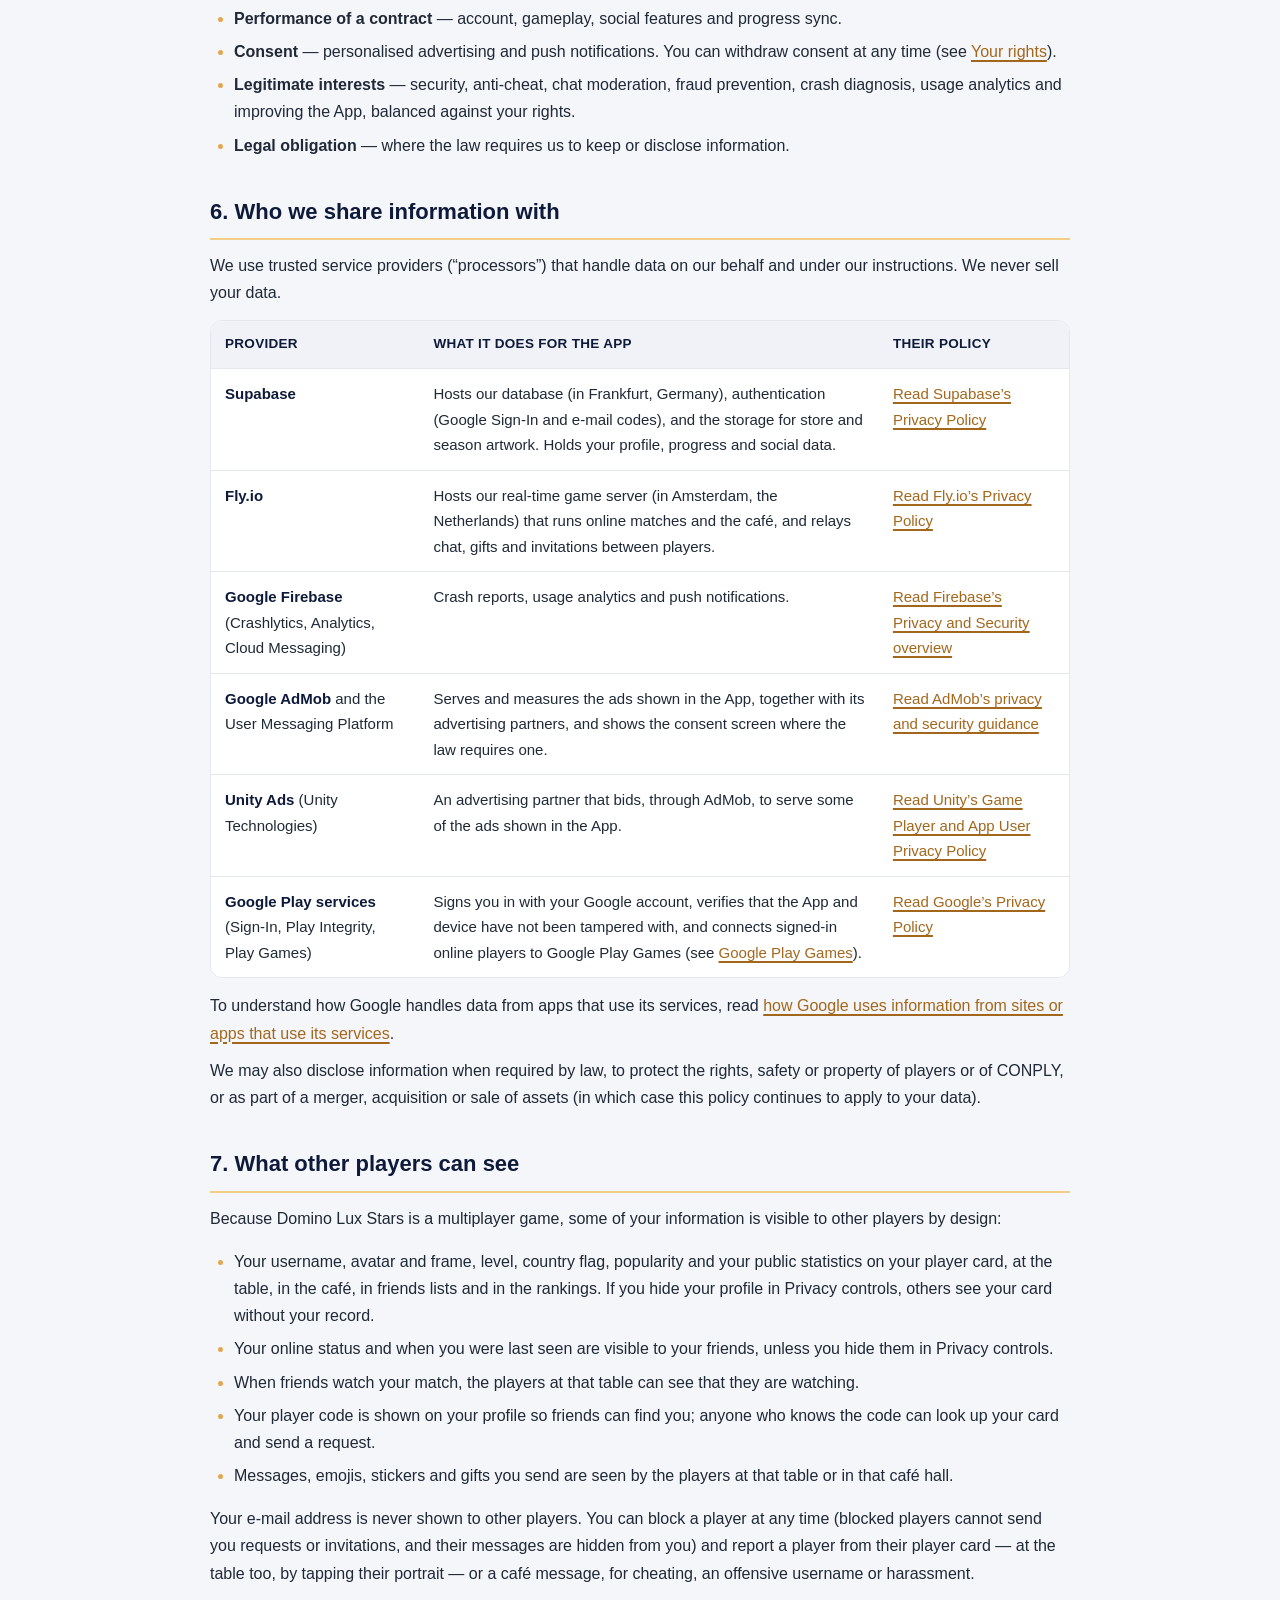
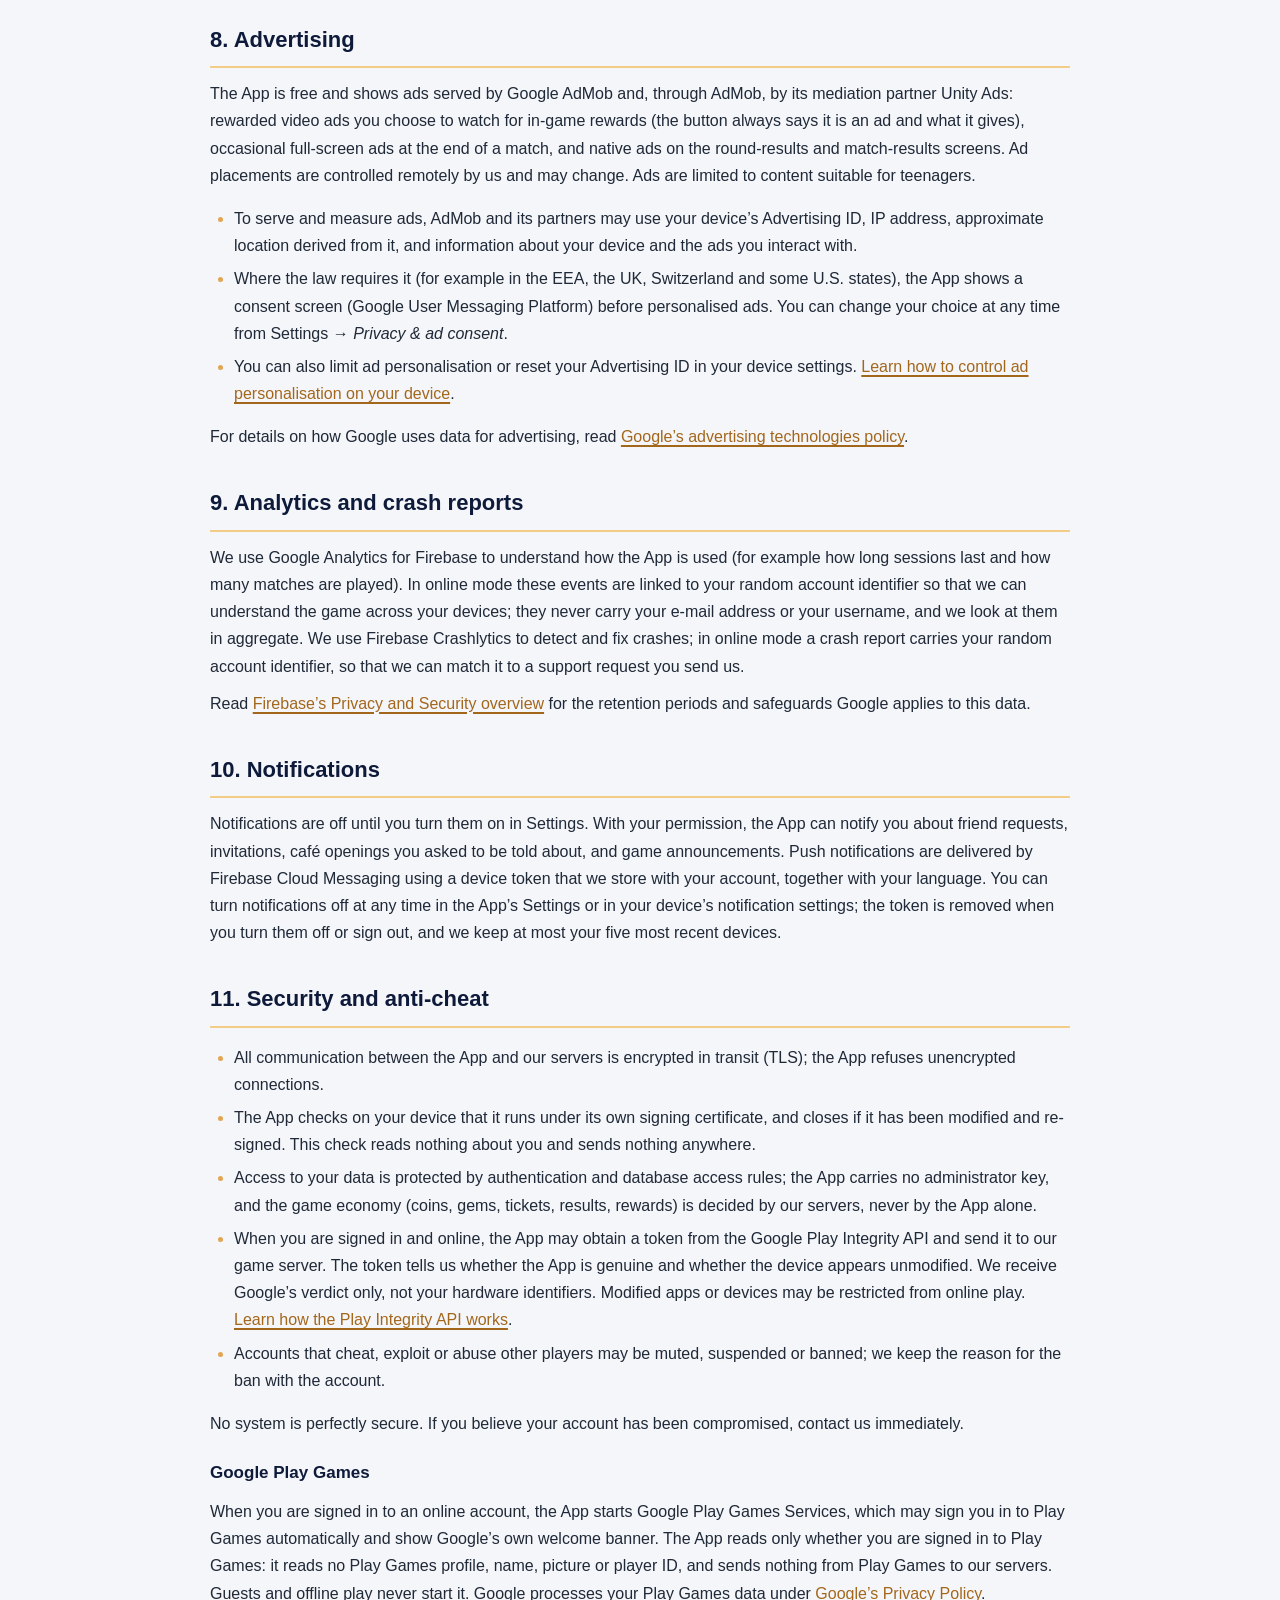
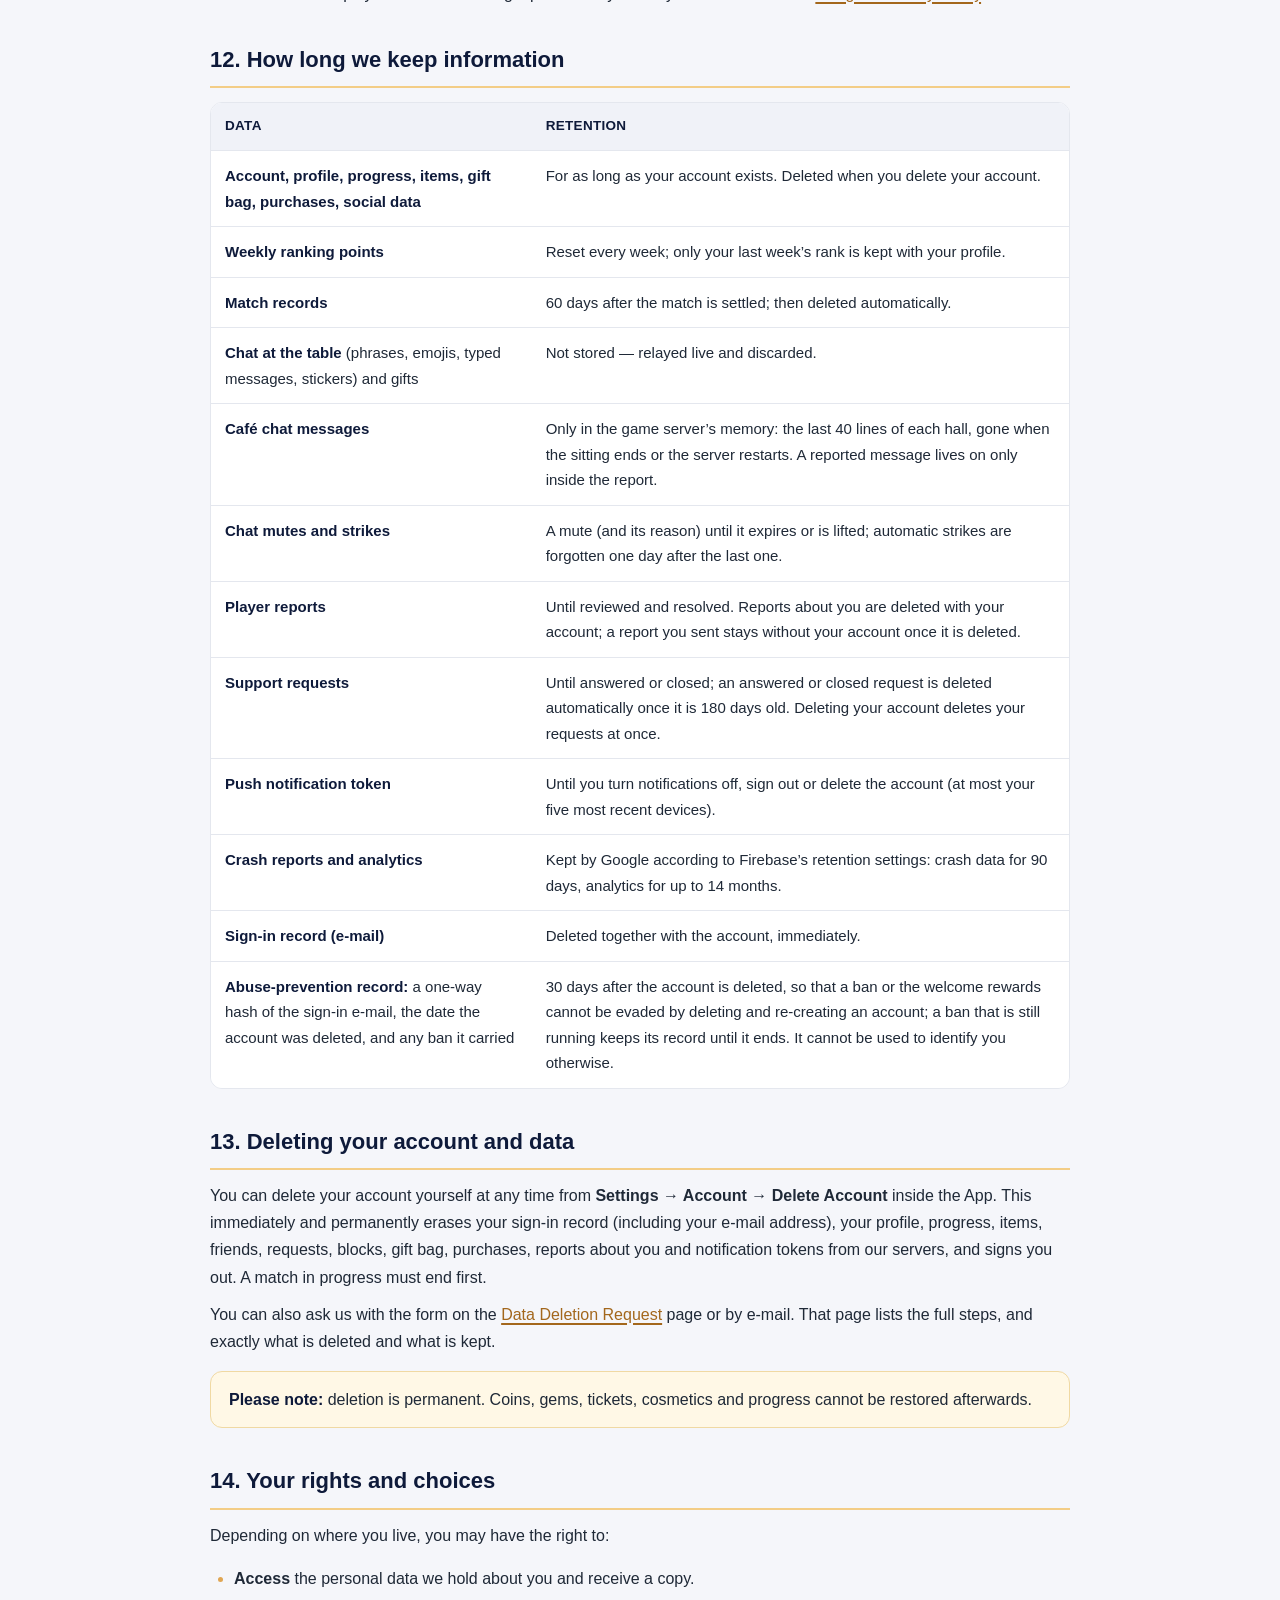
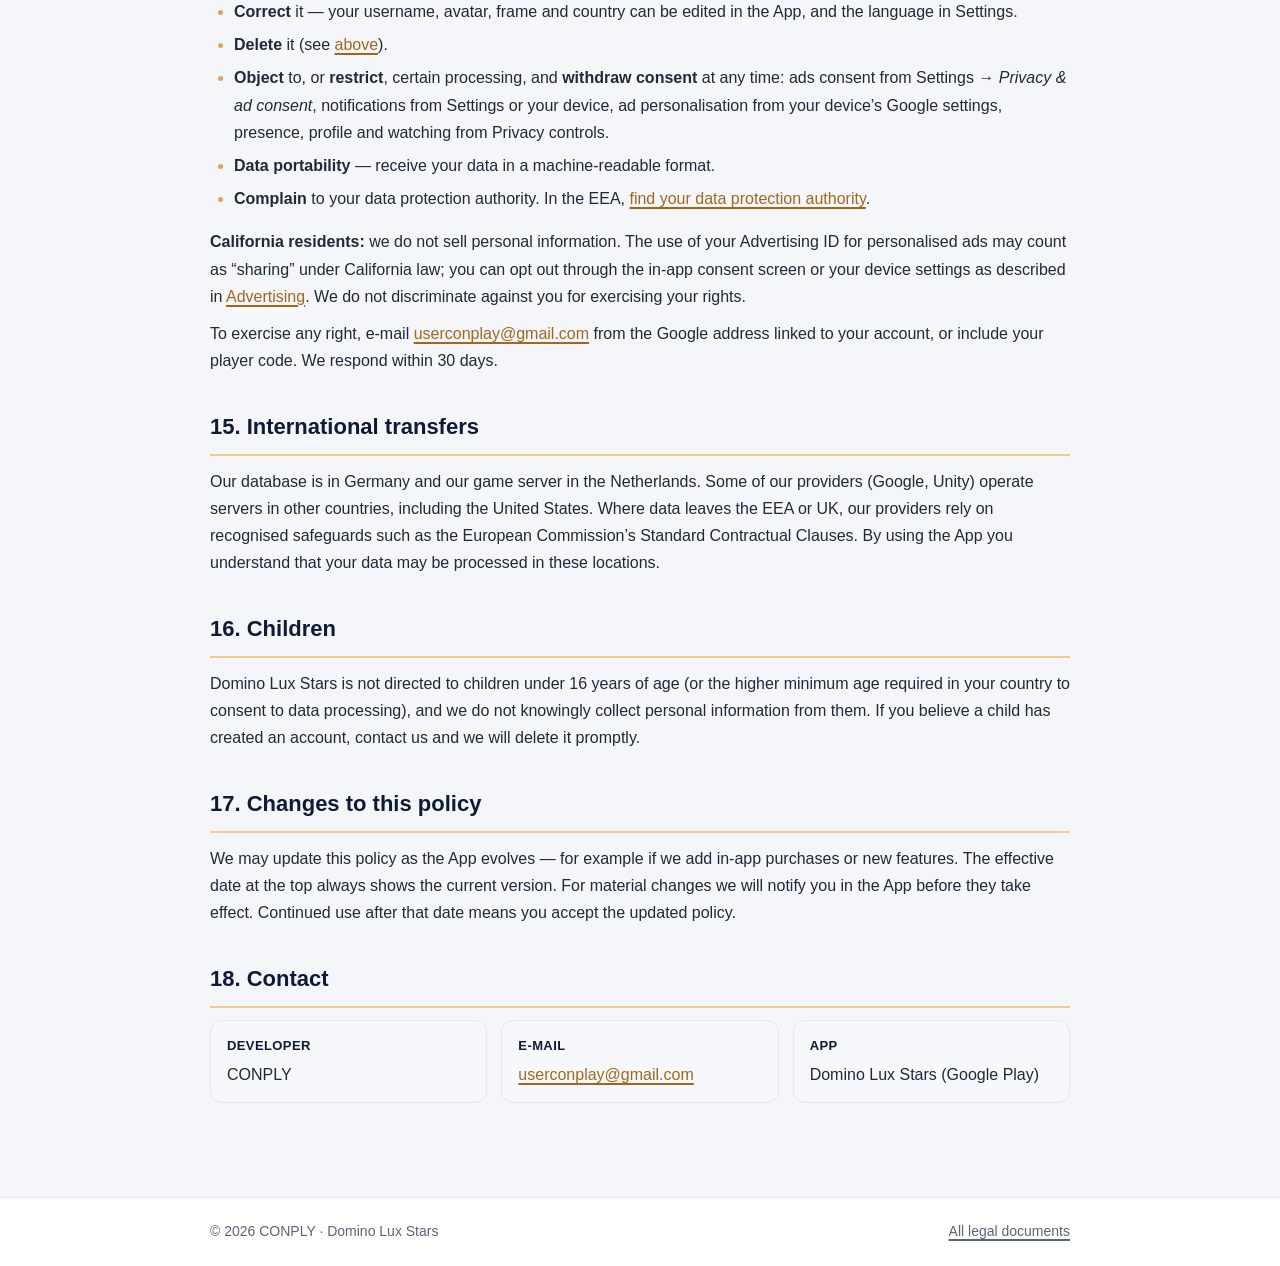
<file: privacy-policy.html>
<!DOCTYPE html>
<html lang="en">
<head>
<meta charset="utf-8">
<meta name="viewport" content="width=device-width, initial-scale=1">
<title>Privacy Policy — Domino Lux Stars</title>
<meta name="description" content="How Domino Lux Stars by CONPLY collects, uses, shares and protects information, and the choices you have.">
<link rel="icon" href="favicon.png">
<link rel="stylesheet" href="styles.css">
</head>
<body>

<header class="hero">
  <div class="wrap">
    <div class="brand">
      <img class="logo" src="logo.png" alt="">
      <div>Domino Lux Stars<small>by CONPLY</small></div>
    </div>
    <h1>Privacy Policy</h1>
    <div class="meta">
      <span><b>Effective date:</b> November 17, 2026</span>
      <span><b>Developer:</b> CONPLY</span>
      <span><b>Contact:</b> userconplay@gmail.com</span>
    </div>
  </div>
</header>

<nav class="docnav" aria-label="Documents">
  <div class="wrap">
    <a href="index.html">Overview</a>
    <a class="active" href="privacy-policy.html">Privacy Policy</a>
    <a href="terms-of-use.html">Terms of Use</a>
    <a href="data-deletion.html">Data Deletion</a>
    <a href="intellectual-property.html">Intellectual Property</a>
  </div>
</nav>

<main>
  <div class="card">
    <p class="lead">This Privacy Policy explains what information <strong>Domino Lux Stars</strong> (the “App”) collects, how <strong>CONPLY</strong> (“we”, “us”) uses it, who we share it with, how long we keep it, and the choices you have. It applies to the Android app distributed through Google Play.</p>
    <p>By installing or using the App you agree to this policy. If you do not agree, please do not use the App. Questions: <a href="mailto:userconplay@gmail.com">userconplay@gmail.com</a>.</p>
  </div>

  <div class="card toc">
    <h2>Contents</h2>
    <ol>
      <li><a href="#modes">Guest mode and online mode</a></li>
      <li><a href="#collect">Information we collect</a></li>
      <li><a href="#not-collect">Information we do not collect</a></li>
      <li><a href="#use">How we use information</a></li>
      <li><a href="#bases">Legal bases (EEA / UK)</a></li>
      <li><a href="#share">Who we share information with</a></li>
      <li><a href="#visible">What other players can see</a></li>
      <li><a href="#ads">Advertising</a></li>
      <li><a href="#analytics">Analytics and crash reports</a></li>
      <li><a href="#push">Notifications</a></li>
      <li><a href="#security">Security and anti-cheat</a></li>
      <li><a href="#retention">How long we keep information</a></li>
      <li><a href="#delete">Deleting your account and data</a></li>
      <li><a href="#rights">Your rights and choices</a></li>
      <li><a href="#transfers">International transfers</a></li>
      <li><a href="#children">Children</a></li>
      <li><a href="#changes">Changes to this policy</a></li>
      <li><a href="#contact">Contact</a></li>
    </ol>
  </div>

  <section id="modes">
    <h2>1. Guest mode and online mode</h2>
    <p>The App can be used in two ways, and the data involved is very different:</p>
    <ul>
      <li><strong>Guest (local) mode.</strong> No account is created. You play against computer players; your chosen name, avatar, offline coins, settings and offline progress are stored only on your device, and nothing about your play is sent to our game servers. The one exception is a support request you choose to send us (see <a href="#support">2.6 Support requests</a>). Guest mode still shows ads (see <a href="#ads">Advertising</a>) and sends usage analytics and crash reports (see <a href="#analytics">Analytics and crash reports</a>). Uninstalling the App erases this data.</li>
      <li><strong>Online mode.</strong> You sign in with your Google account — through Google Play services or your browser — and you can later sign back in to that account with a one-time code sent to its e-mail address. We create a player profile on our servers so you can play online matches, add friends, sit at the café, send gifts, and compete in the weekly ranking, the world ranking, the season pass and the elite challenge. The rest of this policy describes online mode unless stated otherwise.</li>
    </ul>
  </section>

  <section id="collect">
    <h2>2. Information we collect</h2>

    <h3>2.1 Account and identity</h3>
    <div class="tablewrap">
      <table>
        <tr><th>Data</th><th>Where it comes from</th><th>Why</th></tr>
        <tr><td><strong>Google account e-mail address</strong></td><td>Google Sign-In, when you create your account</td><td>Identifies your account, lets you sign back in on any device (also with a one-time code sent to it), and is used to verify deletion requests. It is never shown to other players.</td></tr>
        <tr><td><strong>Account identifier</strong></td><td>Generated by our authentication provider</td><td>A random identifier that links your profile, progress and social data.</td></tr>
        <tr><td><strong>Player code (8-digit ID)</strong></td><td>Generated by us</td><td>Lets other players find you to send a friend request.</td></tr>
        <tr><td><strong>Username</strong></td><td>You choose it</td><td>Shown to other players in matches, the café, friends lists and rankings.</td></tr>
        <tr><td><strong>Avatar, frame, table, stones and table backdrop</strong></td><td>Chosen from the in-game gallery and store</td><td>Your appearance in the game. The App never uses your photos.</td></tr>
        <tr><td><strong>Country and language</strong></td><td>You choose them in your profile and settings</td><td>Shows a country flag on your profile and sets the App language (Arabic, English, French or Spanish).</td></tr>
      </table>
    </div>

    <h3>2.2 Game progress and economy</h3>
    <ul>
      <li>Coins, gems and tickets, level and experience points, weekly ranking points and last week’s rank, world ranking points, season pass progress, elite challenge progress, daily check-ins, missions, chests and achievements.</li>
      <li>Statistics for each of the six games: matches played, wins, losses, rounds, dominoes, blocked games, points scored and conceded, tiles placed and drawn, and similar records shown on your profile.</li>
      <li>Items you own or have equipped (avatars, frames, tables, stone sets, backdrops), the gifts in your bag, and your virtual store purchases (what you bought, when, and its price in coins, gems or tickets).</li>
      <li>Your popularity: the hearts that players who watched your matches sent you.</li>
      <li>Match records, settled by our game server: the date, the game and its length, the stage, the players at the table, the entry fee, the result and what it paid (coins, experience, gems). They are used to settle the match, keep the rankings fair and answer support requests; the App shows no match history.</li>
      <li>Café records: the café tables you sit at and the invitations you send or accept while a sitting is open. Café chat messages are kept only in the game server’s memory — the last 40 lines of each hall, gone when the sitting ends or the server restarts — and are never written to our database, except that a message another player reports is copied into that report so we can review it.</li>
      <li>If you break the chat rules, the time until which your chat is muted, and — when our team mutes you — the reason. Automatic strikes from the chat filter are counted and forgotten one day after the last one.</li>
    </ul>

    <h3>2.3 Social features</h3>
    <ul>
      <li>Your friends list, friend requests you send and receive, private-room invitations, “remind me” requests to a friend at a table, and the list of players you have blocked.</li>
      <li>Presence: whether you are online or playing and when you were last seen, so your friends can see if you are available. You can hide it in <strong>Privacy controls</strong>.</li>
      <li>Watching: your friends can watch your online matches live and send hearts while they watch. You can turn watching off in Privacy controls.</li>
      <li>Chat at the table: during an online match you can send preset phrases, emojis, short typed messages (60 characters at most, where typed chat is open) and stickers to the players at your table. A typed message passes an automatic filter before delivery; one that fails is not delivered and counts toward an automatic mute. Messages are relayed live by our game server to that table only, are rate-limited, and are not stored after delivery. You can mute any player, and a blocked player’s messages never reach you. Stickers and table gifts cost their price in gems or come from your gift bag.</li>
      <li>Reports you send about a player: your account, the reported player, the reason, any note you add (300 characters at most), and — for a café message — the reported line.</li>
    </ul>

    <h3>2.4 Device and technical information</h3>
    <ul>
      <li>Push notification token (Firebase Cloud Messaging) and your language, only if you turn notifications on.</li>
      <li>Crash reports (Firebase Crashlytics): app version, device model, operating system version and a crash trace, together with your random account identifier in online mode and, when a sign-in fails, which step failed and the version of Google Play services.</li>
      <li>Usage analytics (Google Analytics for Firebase): automatically collected events such as app opens and session length, and a few game events (signing in, a match started or ended, virtual currency earned or spent), linked to your random account identifier in online mode — never to your e-mail address.</li>
      <li>Advertising ID of your device, used by Google AdMob and its mediation partner Unity Ads to serve and measure ads (see <a href="#ads">Advertising</a>).</li>
      <li>App and device integrity verdicts from the Google Play Integrity API (see <a href="#security">Security and anti-cheat</a>).</li>
      <li>IP address and connection data, processed transiently by the servers the App talks to (our database and authentication provider, our game server, and Google services) to deliver the service and protect it from abuse. A guest’s support request keeps a salted one-way hash of the address only, to limit the number of requests.</li>
    </ul>

    <h3>2.5 Data stored only on your device</h3>
    <p>Sound, music, vibration, language and notification settings, your ads consent choice, a cached copy of your profile and of the store’s catalogue for faster loading, downloaded pictures, and all guest-mode progress. This data never leaves your device.</p>

    <h3 id="support">2.6 Support requests</h3>
    <p>When you contact us from Settings → Help → <em>Contact Us</em>, or with the form on the <a href="data-deletion.html">Data Deletion</a> page, we store the e-mail address you give (where our answer goes), the name and player code you give, the topic, your message, the App version and its language, and — in online mode — your account. We use a request only to answer it.</p>
  </section>

  <section id="not-collect">
    <h2>3. Information we do not collect</h2>
    <ul>
      <li>No photos, camera or microphone access. Avatars are chosen from a built-in gallery.</li>
      <li>No contacts, no location (neither precise nor from GPS), no SMS or call logs.</li>
      <li>No payment card or bank details. The App sells nothing for real money; if in-app purchases are added later, payment will be handled entirely by Google Play and this policy will be updated first.</li>
      <li>No biometric data, no health data, no government identifiers.</li>
    </ul>
    <p>The Android permissions the App uses are: Internet access; network state (to detect being offline); on Android 13 and later, permission to show notifications (asked only when you turn notifications on in Settings); vibration (for the vibration setting); and the Advertising ID permission used by the ads services. The ads and Google Play libraries also add their own standard permissions (such as keeping the device awake briefly to deliver a notification).</p>
  </section>

  <section id="use">
    <h2>4. How we use information</h2>
    <ul>
      <li><strong>To run the game:</strong> create and sign in to your account, match you with other players, run online matches and café sittings on our game server, settle results, and keep your progress in sync across devices.</li>
      <li><strong>Social features:</strong> friends, invitations, reminders, watching, gifts, blocking, chat and presence.</li>
      <li><strong>Competitions and rewards:</strong> the weekly and world rankings, the season pass, the elite challenge, check-ins, missions, achievements and chests, including paying the automatic weekly prizes to the top players.</li>
      <li><strong>Notifications</strong> you opted in to, such as friend requests, invitations and game announcements.</li>
      <li><strong>Advertising</strong> that keeps the App free.</li>
      <li><strong>Improving the App:</strong> understanding which features are used and fixing crashes.</li>
      <li><strong>Security and fair play:</strong> preventing cheating, modified apps, fraud and abuse; filtering chat; reviewing player reports; enforcing our <a href="terms-of-use.html">Terms of Use</a>, including muting, suspending or banning accounts.</li>
      <li><strong>Support:</strong> answering the requests you send us.</li>
      <li><strong>Legal obligations</strong> and responding to lawful requests.</li>
    </ul>
    <p>We do not sell your personal information, and we do not use it for automated decisions with legal effects on you.</p>
  </section>

  <section id="bases">
    <h2>5. Legal bases (EEA / UK)</h2>
    <p>If you are in the European Economic Area or the United Kingdom, we rely on the following legal bases:</p>
    <ul>
      <li><strong>Performance of a contract</strong> — account, gameplay, social features and progress sync.</li>
      <li><strong>Consent</strong> — personalised advertising and push notifications. You can withdraw consent at any time (see <a href="#rights">Your rights</a>).</li>
      <li><strong>Legitimate interests</strong> — security, anti-cheat, chat moderation, fraud prevention, crash diagnosis, usage analytics and improving the App, balanced against your rights.</li>
      <li><strong>Legal obligation</strong> — where the law requires us to keep or disclose information.</li>
    </ul>
  </section>

  <section id="share">
    <h2>6. Who we share information with</h2>
    <p>We use trusted service providers (“processors”) that handle data on our behalf and under our instructions. We never sell your data.</p>
    <div class="tablewrap">
      <table>
        <tr><th>Provider</th><th>What it does for the App</th><th>Their policy</th></tr>
        <tr><td><strong>Supabase</strong></td><td>Hosts our database (in Frankfurt, Germany), authentication (Google Sign-In and e-mail codes), and the storage for store and season artwork. Holds your profile, progress and social data.</td><td><a href="https://supabase.com/privacy" rel="noopener">Read Supabase’s Privacy Policy</a></td></tr>
        <tr><td><strong>Fly.io</strong></td><td>Hosts our real-time game server (in Amsterdam, the Netherlands) that runs online matches and the café, and relays chat, gifts and invitations between players.</td><td><a href="https://fly.io/legal/privacy-policy" rel="noopener">Read Fly.io’s Privacy Policy</a></td></tr>
        <tr><td><strong>Google Firebase</strong> (Crashlytics, Analytics, Cloud Messaging)</td><td>Crash reports, usage analytics and push notifications.</td><td><a href="https://firebase.google.com/support/privacy" rel="noopener">Read Firebase’s Privacy and Security overview</a></td></tr>
        <tr><td><strong>Google AdMob</strong> and the User Messaging Platform</td><td>Serves and measures the ads shown in the App, together with its advertising partners, and shows the consent screen where the law requires one.</td><td><a href="https://support.google.com/admob/answer/6128543" rel="noopener">Read AdMob’s privacy and security guidance</a></td></tr>
        <tr><td><strong>Unity Ads</strong> (Unity Technologies)</td><td>An advertising partner that bids, through AdMob, to serve some of the ads shown in the App.</td><td><a href="https://unity.com/legal/game-player-and-app-user-privacy-policy" rel="noopener">Read Unity’s Game Player and App User Privacy Policy</a></td></tr>
        <tr><td><strong>Google Play services</strong> (Sign-In, Play Integrity, Play Games)</td><td>Signs you in with your Google account, verifies that the App and device have not been tampered with, and connects signed-in online players to Google Play Games (see <a href="#playgames">Google Play Games</a>).</td><td><a href="https://policies.google.com/privacy" rel="noopener">Read Google’s Privacy Policy</a></td></tr>
      </table>
    </div>
    <p>To understand how Google handles data from apps that use its services, read <a href="https://policies.google.com/technologies/partner-sites" rel="noopener">how Google uses information from sites or apps that use its services</a>.</p>
    <p>We may also disclose information when required by law, to protect the rights, safety or property of players or of CONPLY, or as part of a merger, acquisition or sale of assets (in which case this policy continues to apply to your data).</p>
  </section>

  <section id="visible">
    <h2>7. What other players can see</h2>
    <p>Because Domino Lux Stars is a multiplayer game, some of your information is visible to other players by design:</p>
    <ul>
      <li>Your username, avatar and frame, level, country flag, popularity and your public statistics on your player card, at the table, in the café, in friends lists and in the rankings. If you hide your profile in Privacy controls, others see your card without your record.</li>
      <li>Your online status and when you were last seen are visible to your friends, unless you hide them in Privacy controls.</li>
      <li>When friends watch your match, the players at that table can see that they are watching.</li>
      <li>Your player code is shown on your profile so friends can find you; anyone who knows the code can look up your card and send a request.</li>
      <li>Messages, emojis, stickers and gifts you send are seen by the players at that table or in that café hall.</li>
    </ul>
    <p>Your e-mail address is never shown to other players. You can block a player at any time (blocked players cannot send you requests or invitations, and their messages are hidden from you) and report a player from their player card — at the table too, by tapping their portrait — or a café message, for cheating, an offensive username or harassment.</p>
  </section>

  <section id="ads">
    <h2>8. Advertising</h2>
    <p>The App is free and shows ads served by Google AdMob and, through AdMob, by its mediation partner Unity Ads: rewarded video ads you choose to watch for in-game rewards (the button always says it is an ad and what it gives), occasional full-screen ads at the end of a match, and native ads on the round-results and match-results screens. Ad placements are controlled remotely by us and may change. Ads are limited to content suitable for teenagers.</p>
    <ul>
      <li>To serve and measure ads, AdMob and its partners may use your device’s Advertising ID, IP address, approximate location derived from it, and information about your device and the ads you interact with.</li>
      <li>Where the law requires it (for example in the EEA, the UK, Switzerland and some U.S. states), the App shows a consent screen (Google User Messaging Platform) before personalised ads. You can change your choice at any time from Settings → <em>Privacy &amp; ad consent</em>.</li>
      <li>You can also limit ad personalisation or reset your Advertising ID in your device settings. <a href="https://support.google.com/googleplay/android-developer/answer/6048248" rel="noopener">Learn how to control ad personalisation on your device</a>.</li>
    </ul>
    <p>For details on how Google uses data for advertising, read <a href="https://policies.google.com/technologies/ads" rel="noopener">Google’s advertising technologies policy</a>.</p>
  </section>

  <section id="analytics">
    <h2>9. Analytics and crash reports</h2>
    <p>We use Google Analytics for Firebase to understand how the App is used (for example how long sessions last and how many matches are played). In online mode these events are linked to your random account identifier so that we can understand the game across your devices; they never carry your e-mail address or your username, and we look at them in aggregate. We use Firebase Crashlytics to detect and fix crashes; in online mode a crash report carries your random account identifier, so that we can match it to a support request you send us.</p>
    <p>Read <a href="https://firebase.google.com/support/privacy" rel="noopener">Firebase’s Privacy and Security overview</a> for the retention periods and safeguards Google applies to this data.</p>
  </section>

  <section id="push">
    <h2>10. Notifications</h2>
    <p>Notifications are off until you turn them on in Settings. With your permission, the App can notify you about friend requests, invitations, café openings you asked to be told about, and game announcements. Push notifications are delivered by Firebase Cloud Messaging using a device token that we store with your account, together with your language. You can turn notifications off at any time in the App’s Settings or in your device’s notification settings; the token is removed when you turn them off or sign out, and we keep at most your five most recent devices.</p>
  </section>

  <section id="security">
    <h2>11. Security and anti-cheat</h2>
    <ul>
      <li>All communication between the App and our servers is encrypted in transit (TLS); the App refuses unencrypted connections.</li>
      <li>The App checks on your device that it runs under its own signing certificate, and closes if it has been modified and re-signed. This check reads nothing about you and sends nothing anywhere.</li>
      <li>Access to your data is protected by authentication and database access rules; the App carries no administrator key, and the game economy (coins, gems, tickets, results, rewards) is decided by our servers, never by the App alone.</li>
      <li>When you are signed in and online, the App may obtain a token from the Google Play Integrity API and send it to our game server. The token tells us whether the App is genuine and whether the device appears unmodified. We receive Google’s verdict only, not your hardware identifiers. Modified apps or devices may be restricted from online play. <a href="https://developer.android.com/google/play/integrity/overview" rel="noopener">Learn how the Play Integrity API works</a>.</li>
      <li>Accounts that cheat, exploit or abuse other players may be muted, suspended or banned; we keep the reason for the ban with the account.</li>
    </ul>
    <p>No system is perfectly secure. If you believe your account has been compromised, contact us immediately.</p>
    <h3 id="playgames">Google Play Games</h3>
    <p>When you are signed in to an online account, the App starts Google Play Games Services, which may sign you in to Play Games automatically and show Google’s own welcome banner. The App reads only whether you are signed in to Play Games: it reads no Play Games profile, name, picture or player ID, and sends nothing from Play Games to our servers. Guests and offline play never start it. Google processes your Play Games data under <a href="https://policies.google.com/privacy" rel="noopener">Google’s Privacy Policy</a>.</p>
  </section>

  <section id="retention">
    <h2>12. How long we keep information</h2>
    <div class="tablewrap">
      <table>
        <tr><th>Data</th><th>Retention</th></tr>
        <tr><td><strong>Account, profile, progress, items, gift bag, purchases, social data</strong></td><td>For as long as your account exists. Deleted when you delete your account.</td></tr>
        <tr><td><strong>Weekly ranking points</strong></td><td>Reset every week; only your last week’s rank is kept with your profile.</td></tr>
        <tr><td><strong>Match records</strong></td><td>60 days after the match is settled; then deleted automatically.</td></tr>
        <tr><td><strong>Chat at the table</strong> (phrases, emojis, typed messages, stickers) and gifts</td><td>Not stored — relayed live and discarded.</td></tr>
        <tr><td><strong>Café chat messages</strong></td><td>Only in the game server’s memory: the last 40 lines of each hall, gone when the sitting ends or the server restarts. A reported message lives on only inside the report.</td></tr>
        <tr><td><strong>Chat mutes and strikes</strong></td><td>A mute (and its reason) until it expires or is lifted; automatic strikes are forgotten one day after the last one.</td></tr>
        <tr><td><strong>Player reports</strong></td><td>Until reviewed and resolved. Reports about you are deleted with your account; a report you sent stays without your account once it is deleted.</td></tr>
        <tr><td><strong>Support requests</strong></td><td>Until answered or closed; an answered or closed request is deleted automatically once it is 180 days old. Deleting your account deletes your requests at once.</td></tr>
        <tr><td><strong>Push notification token</strong></td><td>Until you turn notifications off, sign out or delete the account (at most your five most recent devices).</td></tr>
        <tr><td><strong>Crash reports and analytics</strong></td><td>Kept by Google according to Firebase’s retention settings: crash data for 90 days, analytics for up to 14 months.</td></tr>
        <tr><td><strong>Sign-in record (e-mail)</strong></td><td>Deleted together with the account, immediately.</td></tr>
        <tr><td><strong>Abuse-prevention record:</strong> a one-way hash of the sign-in e-mail, the date the account was deleted, and any ban it carried</td><td>30 days after the account is deleted, so that a ban or the welcome rewards cannot be evaded by deleting and re-creating an account; a ban that is still running keeps its record until it ends. It cannot be used to identify you otherwise.</td></tr>
      </table>
    </div>
  </section>

  <section id="delete">
    <h2>13. Deleting your account and data</h2>
    <p>You can delete your account yourself at any time from <strong>Settings → Account → Delete Account</strong> inside the App. This immediately and permanently erases your sign-in record (including your e-mail address), your profile, progress, items, friends, requests, blocks, gift bag, purchases, reports about you and notification tokens from our servers, and signs you out. A match in progress must end first.</p>
    <p>You can also ask us with the form on the <a href="data-deletion.html">Data Deletion Request</a> page or by e-mail. That page lists the full steps, and exactly what is deleted and what is kept.</p>
    <div class="note"><b>Please note:</b> deletion is permanent. Coins, gems, tickets, cosmetics and progress cannot be restored afterwards.</div>
  </section>

  <section id="rights">
    <h2>14. Your rights and choices</h2>
    <p>Depending on where you live, you may have the right to:</p>
    <ul>
      <li><strong>Access</strong> the personal data we hold about you and receive a copy.</li>
      <li><strong>Correct</strong> it — your username, avatar, frame and country can be edited in the App, and the language in Settings.</li>
      <li><strong>Delete</strong> it (see <a href="#delete">above</a>).</li>
      <li><strong>Object</strong> to, or <strong>restrict</strong>, certain processing, and <strong>withdraw consent</strong> at any time: ads consent from Settings → <em>Privacy &amp; ad consent</em>, notifications from Settings or your device, ad personalisation from your device’s Google settings, presence, profile and watching from Privacy controls.</li>
      <li><strong>Data portability</strong> — receive your data in a machine-readable format.</li>
      <li><strong>Complain</strong> to your data protection authority. In the EEA, <a href="https://edpb.europa.eu/about-edpb/about-edpb/members_en" rel="noopener">find your data protection authority</a>.</li>
    </ul>
    <p><strong>California residents:</strong> we do not sell personal information. The use of your Advertising ID for personalised ads may count as “sharing” under California law; you can opt out through the in-app consent screen or your device settings as described in <a href="#ads">Advertising</a>. We do not discriminate against you for exercising your rights.</p>
    <p>To exercise any right, e-mail <a href="mailto:userconplay@gmail.com">userconplay@gmail.com</a> from the Google address linked to your account, or include your player code. We respond within 30 days.</p>
  </section>

  <section id="transfers">
    <h2>15. International transfers</h2>
    <p>Our database is in Germany and our game server in the Netherlands. Some of our providers (Google, Unity) operate servers in other countries, including the United States. Where data leaves the EEA or UK, our providers rely on recognised safeguards such as the European Commission’s Standard Contractual Clauses. By using the App you understand that your data may be processed in these locations.</p>
  </section>

  <section id="children">
    <h2>16. Children</h2>
    <p>Domino Lux Stars is not directed to children under 16 years of age (or the higher minimum age required in your country to consent to data processing), and we do not knowingly collect personal information from them. If you believe a child has created an account, contact us and we will delete it promptly.</p>
  </section>

  <section id="changes">
    <h2>17. Changes to this policy</h2>
    <p>We may update this policy as the App evolves — for example if we add in-app purchases or new features. The effective date at the top always shows the current version. For material changes we will notify you in the App before they take effect. Continued use after that date means you accept the updated policy.</p>
  </section>

  <section id="contact">
    <h2>18. Contact</h2>
    <div class="contact">
      <div class="item"><b>Developer</b>CONPLY</div>
      <div class="item"><b>E-mail</b><a href="mailto:userconplay@gmail.com">userconplay@gmail.com</a></div>
      <div class="item"><b>App</b>Domino Lux Stars (Google Play)</div>
    </div>
  </section>
</main>

<footer>
  <div class="wrap">
    <span>© 2026 CONPLY · Domino Lux Stars</span>
    <span><a href="index.html">All legal documents</a></span>
  </div>
</footer>

</body>
</html>
</file>
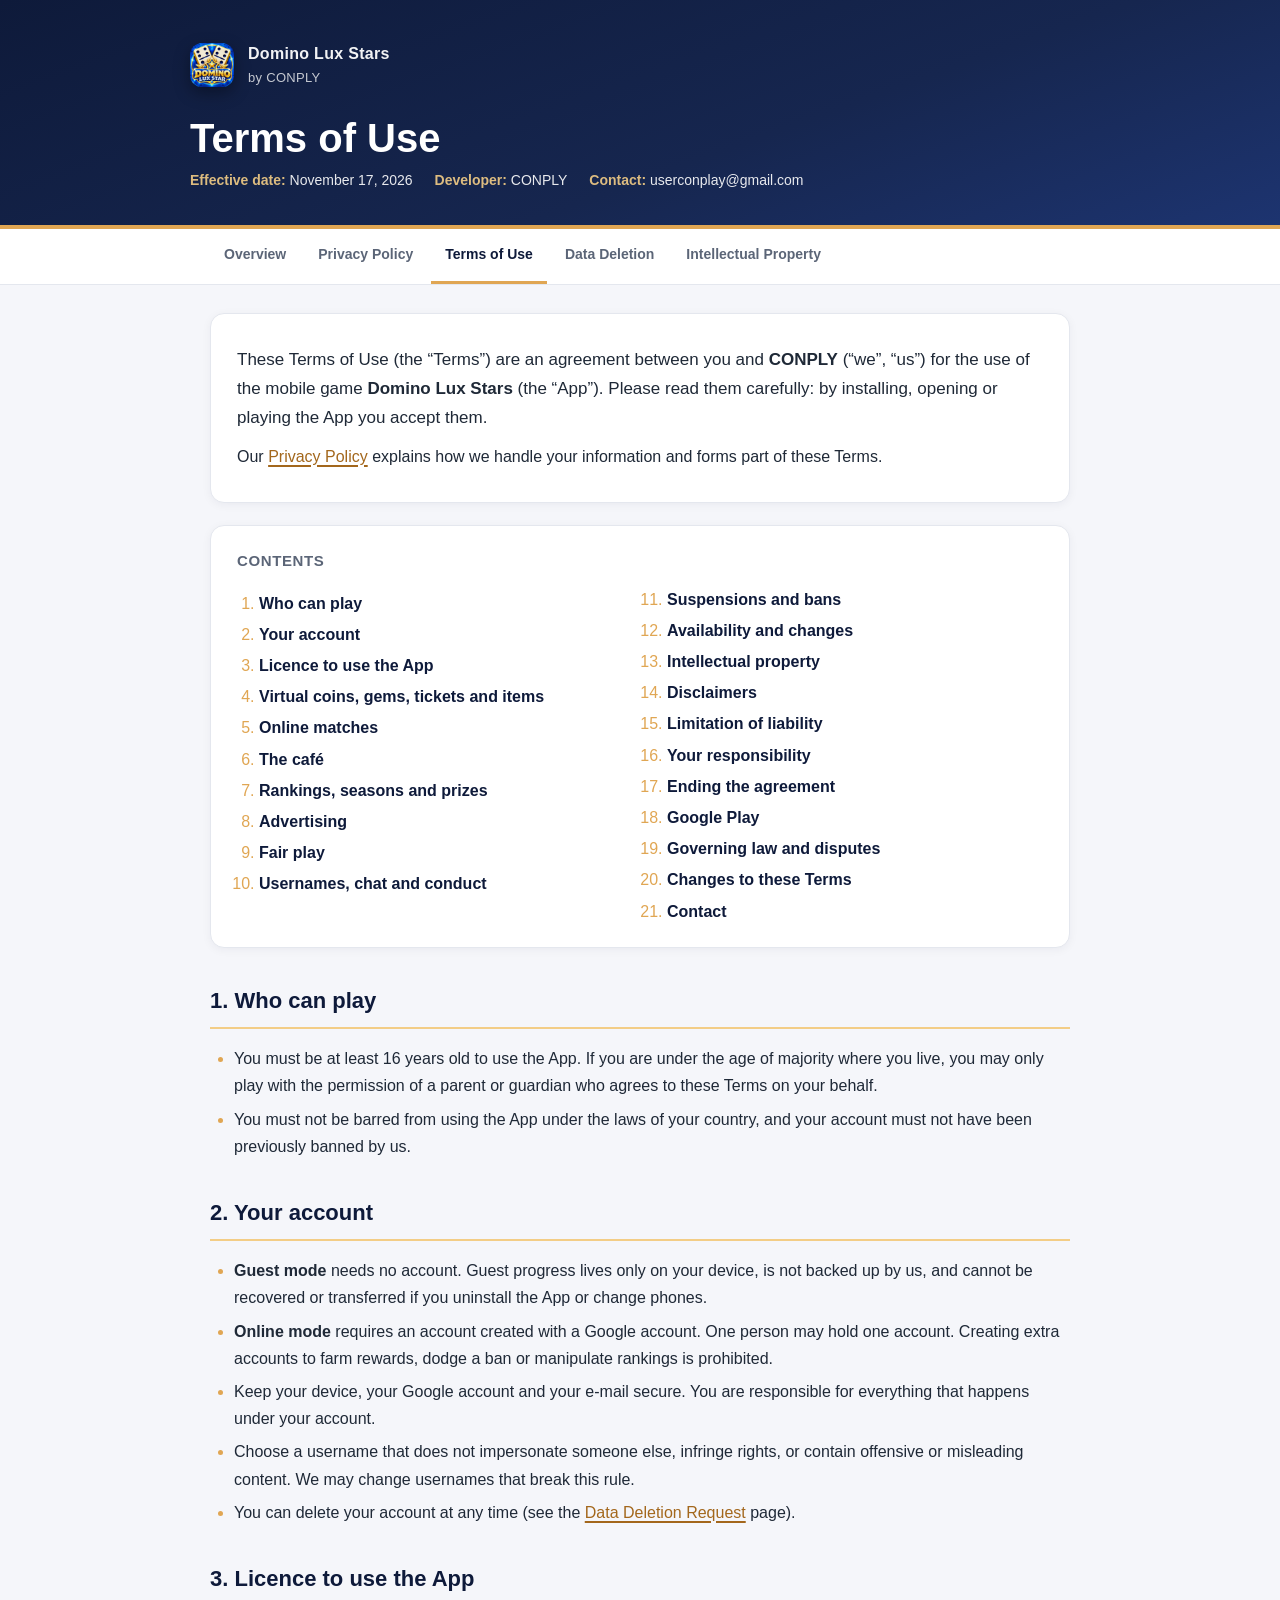
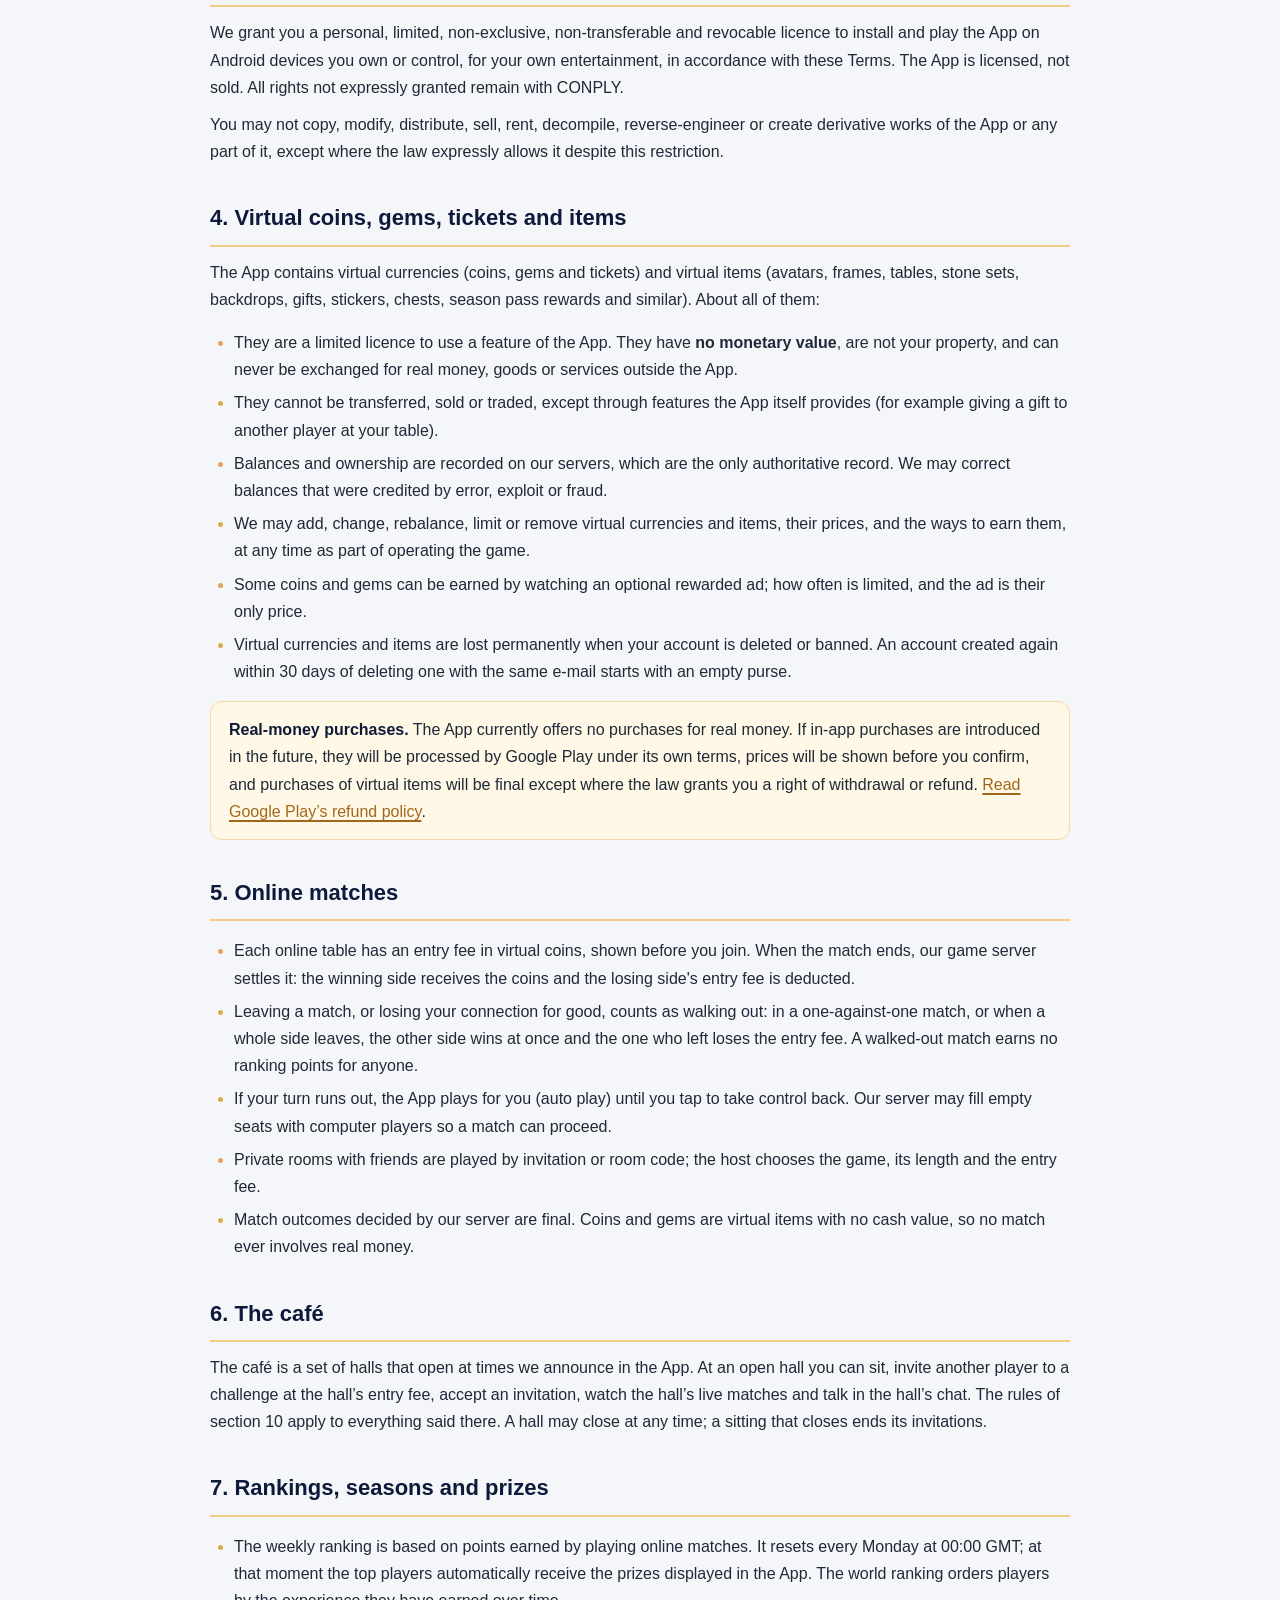
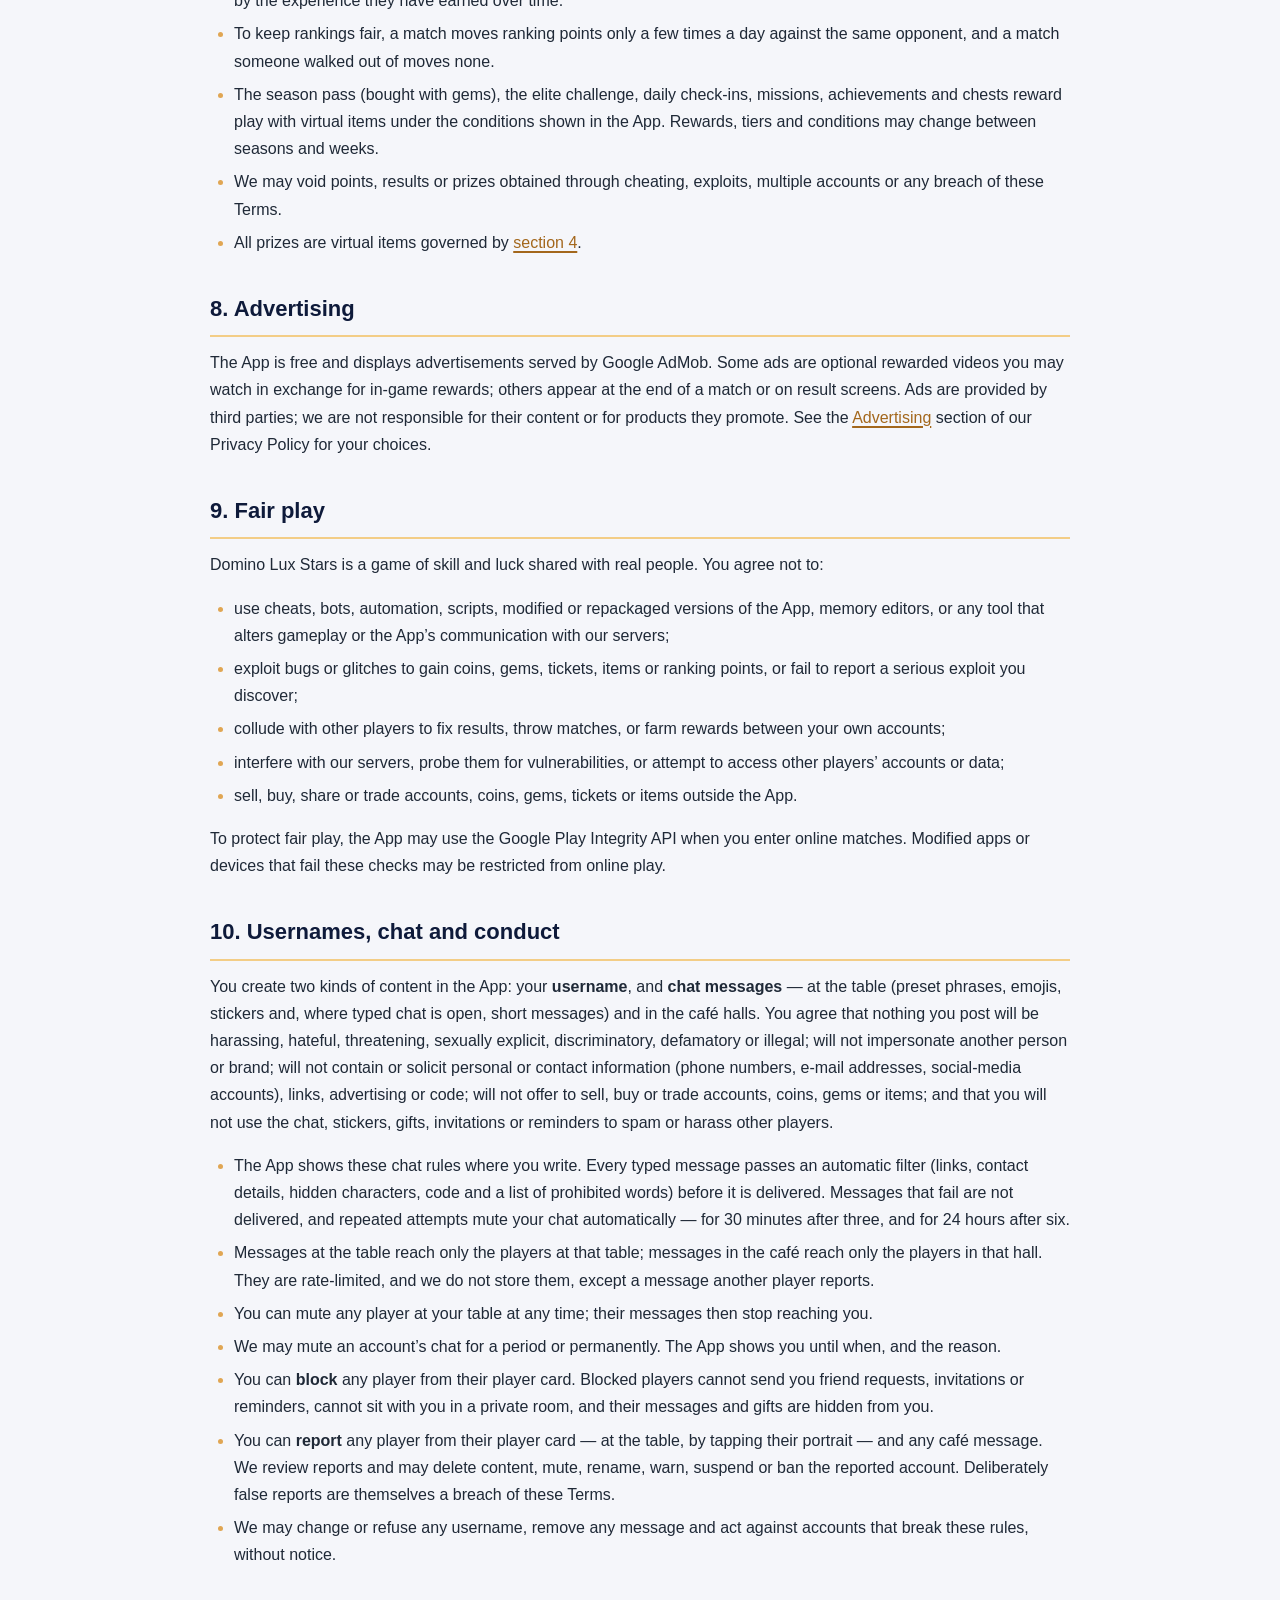
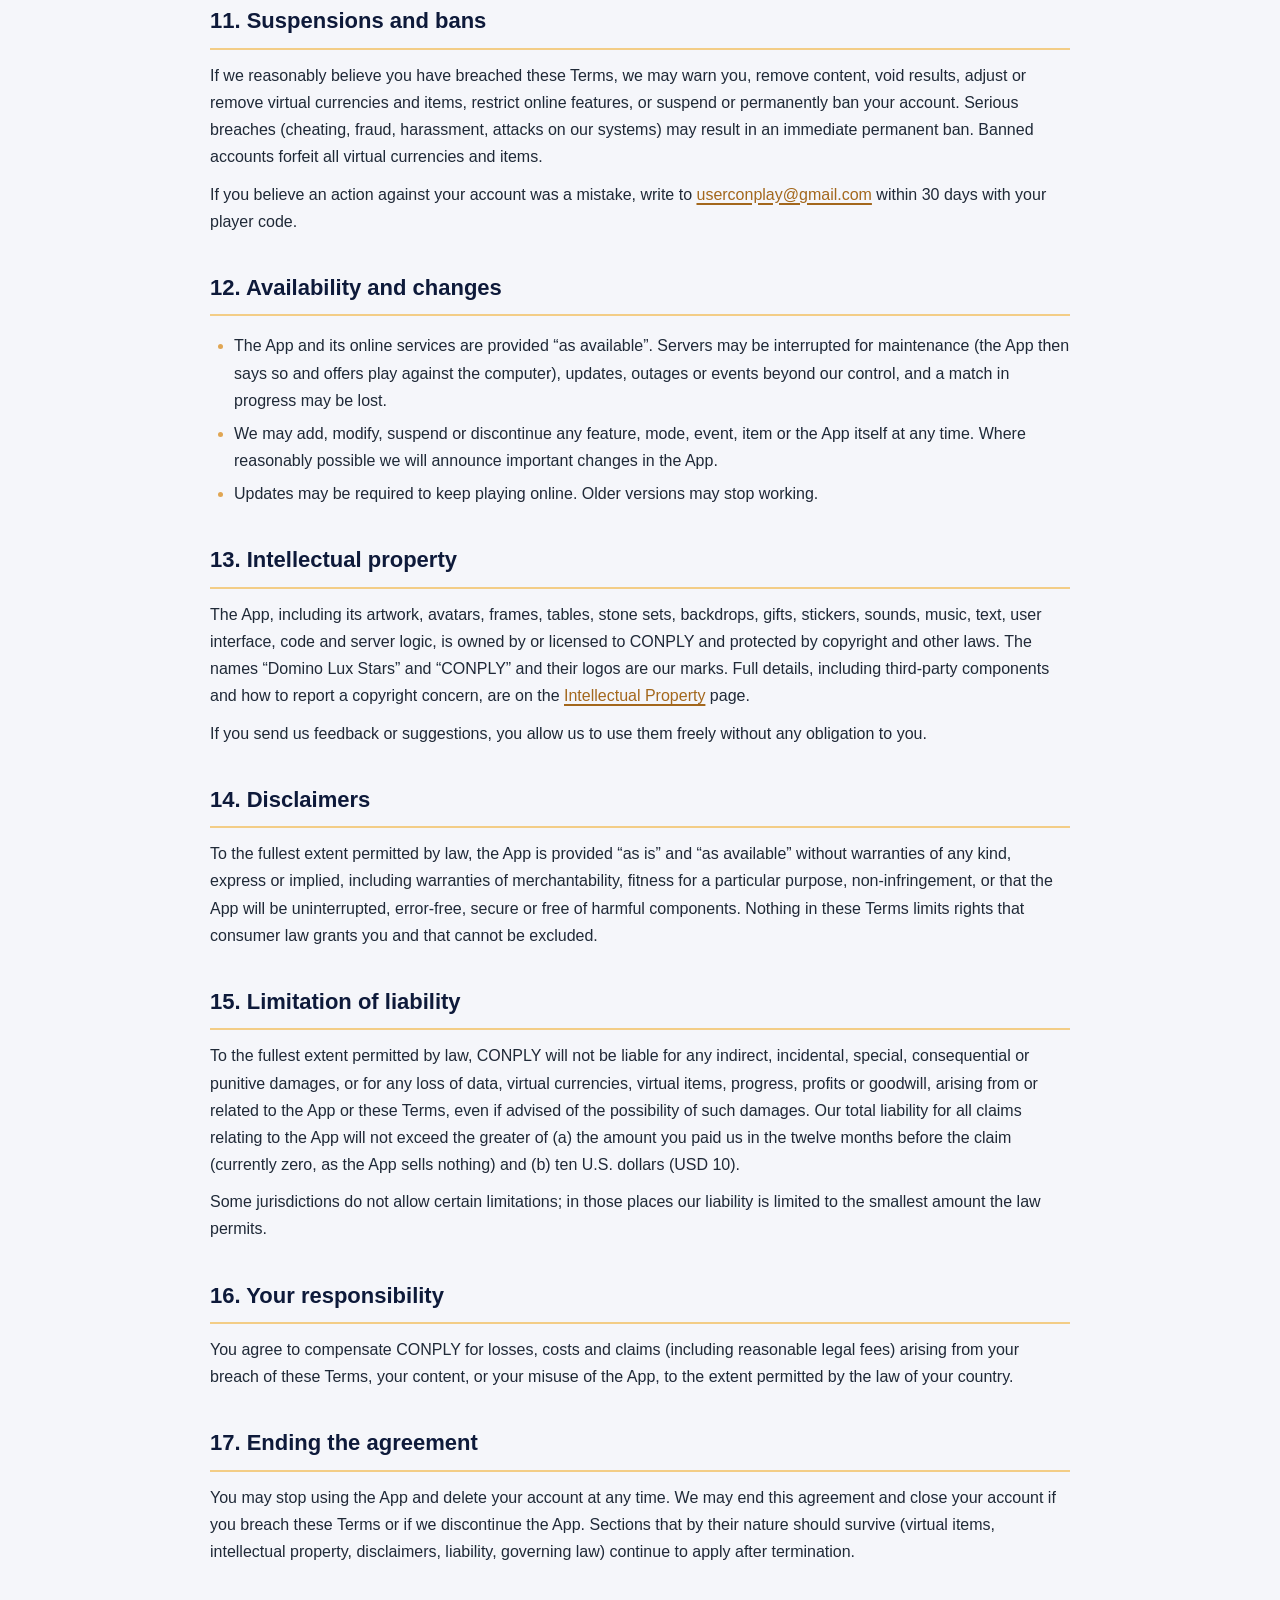
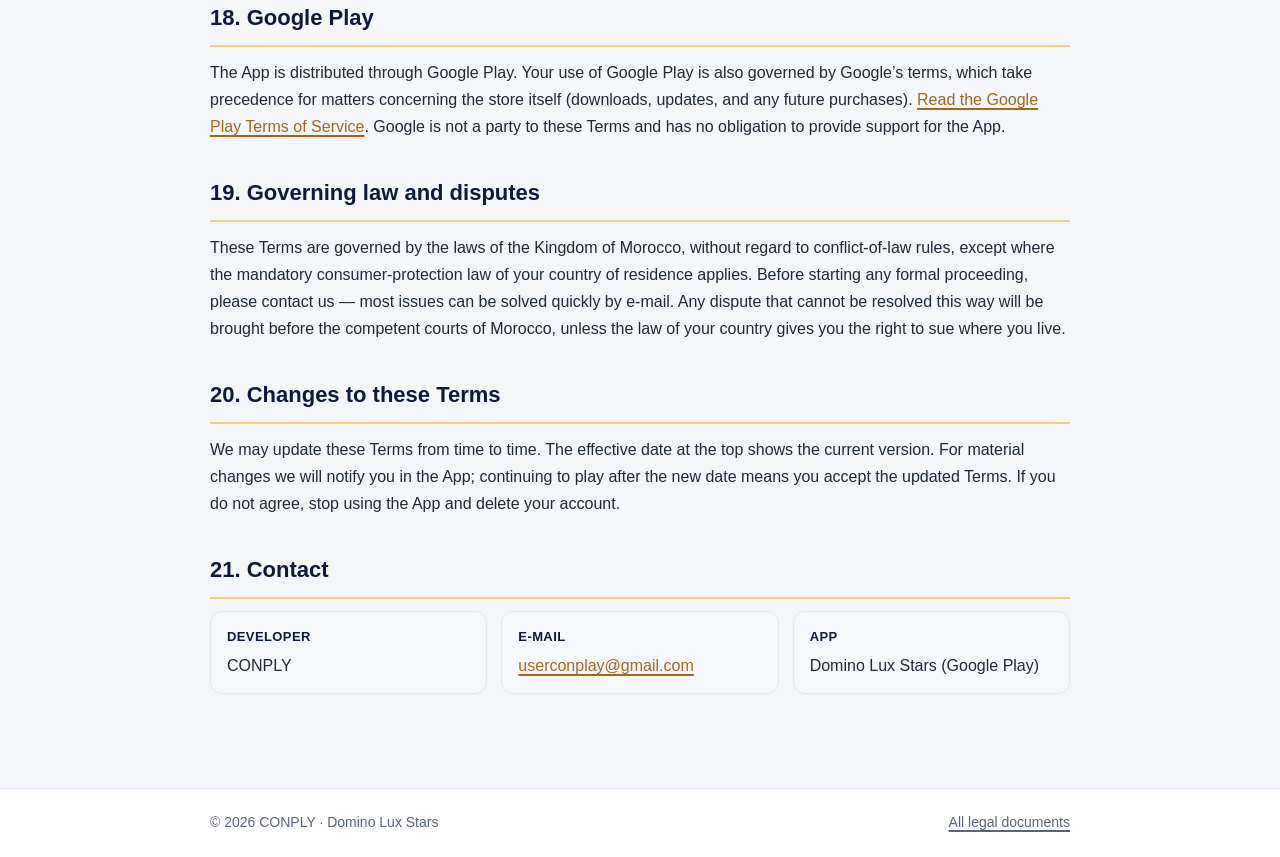
<file: terms-of-use.html>
<!DOCTYPE html>
<html lang="en">
<head>
<meta charset="utf-8">
<meta name="viewport" content="width=device-width, initial-scale=1">
<title>Terms of Use — Domino Lux Stars</title>
<meta name="description" content="The rules for using Domino Lux Stars by CONPLY: accounts, virtual items, online play, the café, fair play, chat conduct and our responsibilities.">
<link rel="icon" href="favicon.png">
<link rel="stylesheet" href="styles.css">
</head>
<body>

<header class="hero">
  <div class="wrap">
    <div class="brand">
      <img class="logo" src="logo.png" alt="">
      <div>Domino Lux Stars<small>by CONPLY</small></div>
    </div>
    <h1>Terms of Use</h1>
    <div class="meta">
      <span><b>Effective date:</b> November 17, 2026</span>
      <span><b>Developer:</b> CONPLY</span>
      <span><b>Contact:</b> userconplay@gmail.com</span>
    </div>
  </div>
</header>

<nav class="docnav" aria-label="Documents">
  <div class="wrap">
    <a href="index.html">Overview</a>
    <a href="privacy-policy.html">Privacy Policy</a>
    <a class="active" href="terms-of-use.html">Terms of Use</a>
    <a href="data-deletion.html">Data Deletion</a>
    <a href="intellectual-property.html">Intellectual Property</a>
  </div>
</nav>

<main>
  <div class="card">
    <p class="lead">These Terms of Use (the “Terms”) are an agreement between you and <strong>CONPLY</strong> (“we”, “us”) for the use of the mobile game <strong>Domino Lux Stars</strong> (the “App”). Please read them carefully: by installing, opening or playing the App you accept them.</p>
    <p>Our <a href="privacy-policy.html">Privacy Policy</a> explains how we handle your information and forms part of these Terms.</p>
  </div>

  <div class="card toc">
    <h2>Contents</h2>
    <ol>
      <li><a href="#who">Who can play</a></li>
      <li><a href="#account">Your account</a></li>
      <li><a href="#licence">Licence to use the App</a></li>
      <li><a href="#virtual">Virtual coins, gems, tickets and items</a></li>
      <li><a href="#matches">Online matches</a></li>
      <li><a href="#cafe">The café</a></li>
      <li><a href="#rankings">Rankings, seasons and prizes</a></li>
      <li><a href="#ads">Advertising</a></li>
      <li><a href="#fairplay">Fair play</a></li>
      <li><a href="#conduct">Usernames, chat and conduct</a></li>
      <li><a href="#bans">Suspensions and bans</a></li>
      <li><a href="#availability">Availability and changes</a></li>
      <li><a href="#ip">Intellectual property</a></li>
      <li><a href="#disclaimers">Disclaimers</a></li>
      <li><a href="#liability">Limitation of liability</a></li>
      <li><a href="#indemnity">Your responsibility</a></li>
      <li><a href="#ending">Ending the agreement</a></li>
      <li><a href="#play">Google Play</a></li>
      <li><a href="#law">Governing law and disputes</a></li>
      <li><a href="#changes">Changes to these Terms</a></li>
      <li><a href="#contact">Contact</a></li>
    </ol>
  </div>

  <section id="who">
    <h2>1. Who can play</h2>
    <ul>
      <li>You must be at least 16 years old to use the App. If you are under the age of majority where you live, you may only play with the permission of a parent or guardian who agrees to these Terms on your behalf.</li>
      <li>You must not be barred from using the App under the laws of your country, and your account must not have been previously banned by us.</li>
    </ul>
  </section>

  <section id="account">
    <h2>2. Your account</h2>
    <ul>
      <li><strong>Guest mode</strong> needs no account. Guest progress lives only on your device, is not backed up by us, and cannot be recovered or transferred if you uninstall the App or change phones.</li>
      <li><strong>Online mode</strong> requires an account created with a Google account. One person may hold one account. Creating extra accounts to farm rewards, dodge a ban or manipulate rankings is prohibited.</li>
      <li>Keep your device, your Google account and your e-mail secure. You are responsible for everything that happens under your account.</li>
      <li>Choose a username that does not impersonate someone else, infringe rights, or contain offensive or misleading content. We may change usernames that break this rule.</li>
      <li>You can delete your account at any time (see the <a href="data-deletion.html">Data Deletion Request</a> page).</li>
    </ul>
  </section>

  <section id="licence">
    <h2>3. Licence to use the App</h2>
    <p>We grant you a personal, limited, non-exclusive, non-transferable and revocable licence to install and play the App on Android devices you own or control, for your own entertainment, in accordance with these Terms. The App is licensed, not sold. All rights not expressly granted remain with CONPLY.</p>
    <p>You may not copy, modify, distribute, sell, rent, decompile, reverse-engineer or create derivative works of the App or any part of it, except where the law expressly allows it despite this restriction.</p>
  </section>

  <section id="virtual">
    <h2>4. Virtual coins, gems, tickets and items</h2>
    <p>The App contains virtual currencies (coins, gems and tickets) and virtual items (avatars, frames, tables, stone sets, backdrops, gifts, stickers, chests, season pass rewards and similar). About all of them:</p>
    <ul>
      <li>They are a limited licence to use a feature of the App. They have <strong>no monetary value</strong>, are not your property, and can never be exchanged for real money, goods or services outside the App.</li>
      <li>They cannot be transferred, sold or traded, except through features the App itself provides (for example giving a gift to another player at your table).</li>
      <li>Balances and ownership are recorded on our servers, which are the only authoritative record. We may correct balances that were credited by error, exploit or fraud.</li>
      <li>We may add, change, rebalance, limit or remove virtual currencies and items, their prices, and the ways to earn them, at any time as part of operating the game.</li>
      <li>Some coins and gems can be earned by watching an optional rewarded ad; how often is limited, and the ad is their only price.</li>
      <li>Virtual currencies and items are lost permanently when your account is deleted or banned. An account created again within 30 days of deleting one with the same e-mail starts with an empty purse.</li>
    </ul>
    <div class="note"><b>Real-money purchases.</b> The App currently offers no purchases for real money. If in-app purchases are introduced in the future, they will be processed by Google Play under its own terms, prices will be shown before you confirm, and purchases of virtual items will be final except where the law grants you a right of withdrawal or refund. <a href="https://support.google.com/googleplay/answer/2479637" rel="noopener">Read Google Play’s refund policy</a>.</div>
  </section>

  <section id="matches">
    <h2>5. Online matches</h2>
    <ul>
      <li>Each online table has an entry fee in virtual coins, shown before you join. When the match ends, our game server settles it: the winning side receives the coins and the losing side's entry fee is deducted.</li>
      <li>Leaving a match, or losing your connection for good, counts as walking out: in a one-against-one match, or when a whole side leaves, the other side wins at once and the one who left loses the entry fee. A walked-out match earns no ranking points for anyone.</li>
      <li>If your turn runs out, the App plays for you (auto play) until you tap to take control back. Our server may fill empty seats with computer players so a match can proceed.</li>
      <li>Private rooms with friends are played by invitation or room code; the host chooses the game, its length and the entry fee.</li>
      <li>Match outcomes decided by our server are final. Coins and gems are virtual items with no cash value, so no match ever involves real money.</li>
    </ul>
  </section>

  <section id="cafe">
    <h2>6. The café</h2>
    <p>The café is a set of halls that open at times we announce in the App. At an open hall you can sit, invite another player to a challenge at the hall’s entry fee, accept an invitation, watch the hall’s live matches and talk in the hall’s chat. The rules of section 10 apply to everything said there. A hall may close at any time; a sitting that closes ends its invitations.</p>
  </section>

  <section id="rankings">
    <h2>7. Rankings, seasons and prizes</h2>
    <ul>
      <li>The weekly ranking is based on points earned by playing online matches. It resets every Monday at 00:00 GMT; at that moment the top players automatically receive the prizes displayed in the App. The world ranking orders players by the experience they have earned over time.</li>
      <li>To keep rankings fair, a match moves ranking points only a few times a day against the same opponent, and a match someone walked out of moves none.</li>
      <li>The season pass (bought with gems), the elite challenge, daily check-ins, missions, achievements and chests reward play with virtual items under the conditions shown in the App. Rewards, tiers and conditions may change between seasons and weeks.</li>
      <li>We may void points, results or prizes obtained through cheating, exploits, multiple accounts or any breach of these Terms.</li>
      <li>All prizes are virtual items governed by <a href="#virtual">section 4</a>.</li>
    </ul>
  </section>

  <section id="ads">
    <h2>8. Advertising</h2>
    <p>The App is free and displays advertisements served by Google AdMob. Some ads are optional rewarded videos you may watch in exchange for in-game rewards; others appear at the end of a match or on result screens. Ads are provided by third parties; we are not responsible for their content or for products they promote. See the <a href="privacy-policy.html#ads">Advertising</a> section of our Privacy Policy for your choices.</p>
  </section>

  <section id="fairplay">
    <h2>9. Fair play</h2>
    <p>Domino Lux Stars is a game of skill and luck shared with real people. You agree not to:</p>
    <ul>
      <li>use cheats, bots, automation, scripts, modified or repackaged versions of the App, memory editors, or any tool that alters gameplay or the App’s communication with our servers;</li>
      <li>exploit bugs or glitches to gain coins, gems, tickets, items or ranking points, or fail to report a serious exploit you discover;</li>
      <li>collude with other players to fix results, throw matches, or farm rewards between your own accounts;</li>
      <li>interfere with our servers, probe them for vulnerabilities, or attempt to access other players’ accounts or data;</li>
      <li>sell, buy, share or trade accounts, coins, gems, tickets or items outside the App.</li>
    </ul>
    <p>To protect fair play, the App may use the Google Play Integrity API when you enter online matches. Modified apps or devices that fail these checks may be restricted from online play.</p>
  </section>

  <section id="conduct">
    <h2>10. Usernames, chat and conduct</h2>
    <p>You create two kinds of content in the App: your <strong>username</strong>, and <strong>chat messages</strong> — at the table (preset phrases, emojis, stickers and, where typed chat is open, short messages) and in the café halls. You agree that nothing you post will be harassing, hateful, threatening, sexually explicit, discriminatory, defamatory or illegal; will not impersonate another person or brand; will not contain or solicit personal or contact information (phone numbers, e-mail addresses, social-media accounts), links, advertising or code; will not offer to sell, buy or trade accounts, coins, gems or items; and that you will not use the chat, stickers, gifts, invitations or reminders to spam or harass other players.</p>
    <ul>
      <li>The App shows these chat rules where you write. Every typed message passes an automatic filter (links, contact details, hidden characters, code and a list of prohibited words) before it is delivered. Messages that fail are not delivered, and repeated attempts mute your chat automatically — for 30 minutes after three, and for 24 hours after six.</li>
      <li>Messages at the table reach only the players at that table; messages in the café reach only the players in that hall. They are rate-limited, and we do not store them, except a message another player reports.</li>
      <li>You can mute any player at your table at any time; their messages then stop reaching you.</li>
      <li>We may mute an account’s chat for a period or permanently. The App shows you until when, and the reason.</li>
      <li>You can <strong>block</strong> any player from their player card. Blocked players cannot send you friend requests, invitations or reminders, cannot sit with you in a private room, and their messages and gifts are hidden from you.</li>
      <li>You can <strong>report</strong> any player from their player card — at the table, by tapping their portrait — and any café message. We review reports and may delete content, mute, rename, warn, suspend or ban the reported account. Deliberately false reports are themselves a breach of these Terms.</li>
      <li>We may change or refuse any username, remove any message and act against accounts that break these rules, without notice.</li>
    </ul>
  </section>

  <section id="bans">
    <h2>11. Suspensions and bans</h2>
    <p>If we reasonably believe you have breached these Terms, we may warn you, remove content, void results, adjust or remove virtual currencies and items, restrict online features, or suspend or permanently ban your account. Serious breaches (cheating, fraud, harassment, attacks on our systems) may result in an immediate permanent ban. Banned accounts forfeit all virtual currencies and items.</p>
    <p>If you believe an action against your account was a mistake, write to <a href="mailto:userconplay@gmail.com">userconplay@gmail.com</a> within 30 days with your player code.</p>
  </section>

  <section id="availability">
    <h2>12. Availability and changes</h2>
    <ul>
      <li>The App and its online services are provided “as available”. Servers may be interrupted for maintenance (the App then says so and offers play against the computer), updates, outages or events beyond our control, and a match in progress may be lost.</li>
      <li>We may add, modify, suspend or discontinue any feature, mode, event, item or the App itself at any time. Where reasonably possible we will announce important changes in the App.</li>
      <li>Updates may be required to keep playing online. Older versions may stop working.</li>
    </ul>
  </section>

  <section id="ip">
    <h2>13. Intellectual property</h2>
    <p>The App, including its artwork, avatars, frames, tables, stone sets, backdrops, gifts, stickers, sounds, music, text, user interface, code and server logic, is owned by or licensed to CONPLY and protected by copyright and other laws. The names “Domino Lux Stars” and “CONPLY” and their logos are our marks. Full details, including third-party components and how to report a copyright concern, are on the <a href="intellectual-property.html">Intellectual Property</a> page.</p>
    <p>If you send us feedback or suggestions, you allow us to use them freely without any obligation to you.</p>
  </section>

  <section id="disclaimers">
    <h2>14. Disclaimers</h2>
    <p>To the fullest extent permitted by law, the App is provided “as is” and “as available” without warranties of any kind, express or implied, including warranties of merchantability, fitness for a particular purpose, non-infringement, or that the App will be uninterrupted, error-free, secure or free of harmful components. Nothing in these Terms limits rights that consumer law grants you and that cannot be excluded.</p>
  </section>

  <section id="liability">
    <h2>15. Limitation of liability</h2>
    <p>To the fullest extent permitted by law, CONPLY will not be liable for any indirect, incidental, special, consequential or punitive damages, or for any loss of data, virtual currencies, virtual items, progress, profits or goodwill, arising from or related to the App or these Terms, even if advised of the possibility of such damages. Our total liability for all claims relating to the App will not exceed the greater of (a) the amount you paid us in the twelve months before the claim (currently zero, as the App sells nothing) and (b) ten U.S. dollars (USD 10).</p>
    <p>Some jurisdictions do not allow certain limitations; in those places our liability is limited to the smallest amount the law permits.</p>
  </section>

  <section id="indemnity">
    <h2>16. Your responsibility</h2>
    <p>You agree to compensate CONPLY for losses, costs and claims (including reasonable legal fees) arising from your breach of these Terms, your content, or your misuse of the App, to the extent permitted by the law of your country.</p>
  </section>

  <section id="ending">
    <h2>17. Ending the agreement</h2>
    <p>You may stop using the App and delete your account at any time. We may end this agreement and close your account if you breach these Terms or if we discontinue the App. Sections that by their nature should survive (virtual items, intellectual property, disclaimers, liability, governing law) continue to apply after termination.</p>
  </section>

  <section id="play">
    <h2>18. Google Play</h2>
    <p>The App is distributed through Google Play. Your use of Google Play is also governed by Google’s terms, which take precedence for matters concerning the store itself (downloads, updates, and any future purchases). <a href="https://play.google.com/about/play-terms/" rel="noopener">Read the Google Play Terms of Service</a>. Google is not a party to these Terms and has no obligation to provide support for the App.</p>
  </section>

  <section id="law">
    <h2>19. Governing law and disputes</h2>
    <p>These Terms are governed by the laws of the Kingdom of Morocco, without regard to conflict-of-law rules, except where the mandatory consumer-protection law of your country of residence applies. Before starting any formal proceeding, please contact us — most issues can be solved quickly by e-mail. Any dispute that cannot be resolved this way will be brought before the competent courts of Morocco, unless the law of your country gives you the right to sue where you live.</p>
  </section>

  <section id="changes">
    <h2>20. Changes to these Terms</h2>
    <p>We may update these Terms from time to time. The effective date at the top shows the current version. For material changes we will notify you in the App; continuing to play after the new date means you accept the updated Terms. If you do not agree, stop using the App and delete your account.</p>
  </section>

  <section id="contact">
    <h2>21. Contact</h2>
    <div class="contact">
      <div class="item"><b>Developer</b>CONPLY</div>
      <div class="item"><b>E-mail</b><a href="mailto:userconplay@gmail.com">userconplay@gmail.com</a></div>
      <div class="item"><b>App</b>Domino Lux Stars (Google Play)</div>
    </div>
  </section>
</main>

<footer>
  <div class="wrap">
    <span>© 2026 CONPLY · Domino Lux Stars</span>
    <span><a href="index.html">All legal documents</a></span>
  </div>
</footer>

</body>
</html>
</file>
<file: styles.css>
/* Domino Lux Stars — legal pages (CONPLY)
   One stylesheet shared by every policy page. Self-contained: no fonts
   or assets are fetched from anywhere. */

:root {
  --navy: #0e1a3a;
  --navy-2: #16264f;
  --gold: #e0a653;
  --gold-2: #f3cd86;
  --ink: #1f2937;
  --muted: #5b6577;
  --line: #e4e7ee;
  --bg: #f5f6fa;
  --card: #ffffff;
  --note: #fff8e6;
  --note-line: #f0d9a3;
  --ok: #e8f7ee;
  --ok-line: #b7e3c7;
  --radius: 14px;
  --max: 900px;
}

* { box-sizing: border-box; }
html { -webkit-text-size-adjust: 100%; scroll-behavior: smooth; }
body {
  margin: 0;
  font-family: "Segoe UI", Roboto, "Helvetica Neue", Arial, sans-serif;
  font-size: 16px;
  line-height: 1.7;
  color: var(--ink);
  background: var(--bg);
}
a { color: #a3671c; text-decoration: underline; text-underline-offset: 3px; text-decoration-thickness: 1.5px; }
a:hover { color: var(--navy); }

/* ── Header band ─────────────────────────────────────────────── */
.hero {
  background: linear-gradient(160deg, var(--navy) 0%, var(--navy-2) 60%, #1d3470 100%);
  color: #fff;
  padding: 40px 20px 32px;
  border-bottom: 4px solid var(--gold);
}
.hero .wrap { max-width: var(--max); margin: 0 auto; }
.brand {
  display: flex; align-items: center; gap: 14px;
  font-weight: 700; letter-spacing: .3px; opacity: .95;
}
.brand .logo {
  width: 44px; height: 44px; border-radius: 12px;
  background: radial-gradient(circle at 35% 30%, var(--gold-2), var(--gold) 55%, #9a5e05 100%);
  display: grid; place-items: center; color: var(--navy); font-weight: 900; font-size: 20px;
  box-shadow: 0 6px 16px rgba(0,0,0,.35);
}
.brand small { display: block; font-weight: 500; opacity: .8; font-size: 13px; }
/* Domino: the app's own icon as the brand mark. */
.brand img.logo { width: 44px; height: 44px; border-radius: 12px; box-shadow: 0 6px 16px rgba(0,0,0,.35); display: block; }
.hero h1 { margin: 26px 0 8px; font-size: clamp(28px, 4.6vw, 40px); line-height: 1.15; }
.hero .meta { display: flex; flex-wrap: wrap; gap: 10px 22px; font-size: 14px; opacity: .9; }
.hero .meta span b { color: var(--gold-2); font-weight: 600; }

/* ── Document nav ────────────────────────────────────────────── */
.docnav { background: #fff; border-bottom: 1px solid var(--line); }
.docnav .wrap {
  max-width: var(--max); margin: 0 auto; padding: 0 20px;
  display: flex; gap: 4px; overflow-x: auto;
}
.docnav a {
  padding: 14px 14px; text-decoration: none; color: var(--muted); font-weight: 600; font-size: 14px;
  border-bottom: 3px solid transparent; white-space: nowrap;
}
.docnav a:hover { color: var(--navy); }
.docnav a.active { color: var(--navy); border-bottom-color: var(--gold); }

/* ── Main ────────────────────────────────────────────────────── */
main { max-width: var(--max); margin: 0 auto; padding: 28px 20px 60px; }
.card {
  background: var(--card); border: 1px solid var(--line); border-radius: var(--radius);
  padding: 22px 26px; margin: 0 0 22px; box-shadow: 0 2px 10px rgba(14,26,58,.05);
}
.lead { font-size: 17px; color: var(--ink); }
.toc h2 { margin-top: 0; font-size: 15px; letter-spacing: .6px; text-transform: uppercase; color: var(--muted); }
.toc ol { margin: 0; padding-left: 22px; columns: 2; column-gap: 32px; }
.toc li { break-inside: avoid; margin: 4px 0; }
.toc a { text-decoration: none; color: var(--navy); font-weight: 600; }
.toc a:hover { text-decoration: underline; }

section { margin: 34px 0; scroll-margin-top: 18px; }
section h2 {
  font-size: 22px; margin: 0 0 12px; padding-bottom: 8px;
  border-bottom: 2px solid var(--gold-2); color: var(--navy);
}
section h3 { font-size: 17px; margin: 22px 0 8px; color: var(--navy); }
p { margin: 10px 0; }
ul, ol { padding-left: 24px; }
li { margin: 6px 0; }
li::marker { color: var(--gold); }

/* ── Tables ──────────────────────────────────────────────────── */
.tablewrap { overflow-x: auto; border: 1px solid var(--line); border-radius: 12px; margin: 14px 0; }
table { border-collapse: collapse; width: 100%; min-width: 620px; font-size: 15px; background: #fff; }
th, td { text-align: left; vertical-align: top; padding: 12px 14px; border-bottom: 1px solid var(--line); }
th { background: #f0f2f8; color: var(--navy); font-weight: 700; font-size: 13.5px; letter-spacing: .3px; text-transform: uppercase; }
tr:last-child td { border-bottom: 0; }
td strong { color: var(--navy); }

/* ── Callouts ────────────────────────────────────────────────── */
.note, .ok {
  border-radius: 12px; padding: 14px 18px; margin: 16px 0; border: 1px solid;
}
.note { background: var(--note); border-color: var(--note-line); }
.ok { background: var(--ok); border-color: var(--ok-line); }
.note b, .ok b { color: var(--navy); }
.tag {
  display: inline-block; font-size: 12px; font-weight: 700; letter-spacing: .4px; text-transform: uppercase;
  padding: 2px 9px; border-radius: 999px; background: var(--gold-2); color: #5a3a00; vertical-align: middle;
}
.todo {
  background: #fff3cd; border: 1px dashed #d9a400; color: #5a3a00; padding: 1px 6px; border-radius: 6px;
  font-weight: 700;
}

/* ── Steps (deletion page) ───────────────────────────────────── */
.steps { counter-reset: step; list-style: none; padding: 0; margin: 14px 0; }
.steps li {
  position: relative; padding: 12px 14px 12px 62px; margin: 10px 0;
  background: #fff; border: 1px solid var(--line); border-radius: 12px;
}
.steps li::before {
  counter-increment: step; content: counter(step);
  position: absolute; left: 14px; top: 12px; width: 34px; height: 34px; border-radius: 50%;
  background: linear-gradient(180deg, var(--gold-2), var(--gold)); color: var(--navy);
  font-weight: 900; display: grid; place-items: center; box-shadow: 0 3px 8px rgba(0,0,0,.18);
}

/* ── Contact block ───────────────────────────────────────────── */
.contact {
  display: grid; grid-template-columns: repeat(auto-fit, minmax(220px, 1fr)); gap: 14px;
}
.contact .item { background: #f7f8fc; border: 1px solid var(--line); border-radius: 12px; padding: 14px 16px; }
.contact .item b { display: block; color: var(--navy); margin-bottom: 4px; font-size: 13px; text-transform: uppercase; letter-spacing: .4px; }

/* ── Index page cards ────────────────────────────────────────── */
.grid { display: grid; grid-template-columns: repeat(auto-fit, minmax(240px, 1fr)); gap: 16px; }
.doc {
  display: block; text-decoration: none; color: var(--ink);
  background: var(--card); border: 1px solid var(--line); border-radius: var(--radius); padding: 22px;
  box-shadow: 0 2px 10px rgba(14,26,58,.05); transition: transform .15s, box-shadow .15s, border-color .15s;
}
.doc:hover { transform: translateY(-2px); box-shadow: 0 8px 22px rgba(14,26,58,.10); border-color: var(--gold-2); color: var(--ink); }
.doc .icon {
  width: 46px; height: 46px; border-radius: 12px; display: grid; place-items: center; font-size: 22px;
  background: linear-gradient(180deg, #eef1fa, #e1e6f5); color: var(--navy); margin-bottom: 12px;
}
.doc h3 { margin: 0 0 6px; color: var(--navy); font-size: 18px; }
.doc p { margin: 0; color: var(--muted); font-size: 14.5px; }
.doc .go { display: inline-block; margin-top: 12px; font-weight: 700; color: #a3671c; }

/* ── Footer ──────────────────────────────────────────────────── */
footer { border-top: 1px solid var(--line); background: #fff; }
footer .wrap {
  max-width: var(--max); margin: 0 auto; padding: 22px 20px;
  display: flex; flex-wrap: wrap; gap: 8px 24px; justify-content: space-between; font-size: 14px; color: var(--muted);
}
footer a { color: var(--muted); }

/* ── Small screens ───────────────────────────────────────────── */
@media (max-width: 640px) {
  .card { padding: 18px; }
  .toc ol { columns: 1; }
  .hero { padding: 28px 16px 24px; }
  main { padding: 20px 16px 48px; }
}

/* ── Print ───────────────────────────────────────────────────── */
@media print {
  .docnav, footer .print-hide { display: none; }
  body { background: #fff; }
  .hero { background: var(--navy) !important; -webkit-print-color-adjust: exact; print-color-adjust: exact; }
  .card { box-shadow: none; }
  a { color: inherit; }
}
</file>
